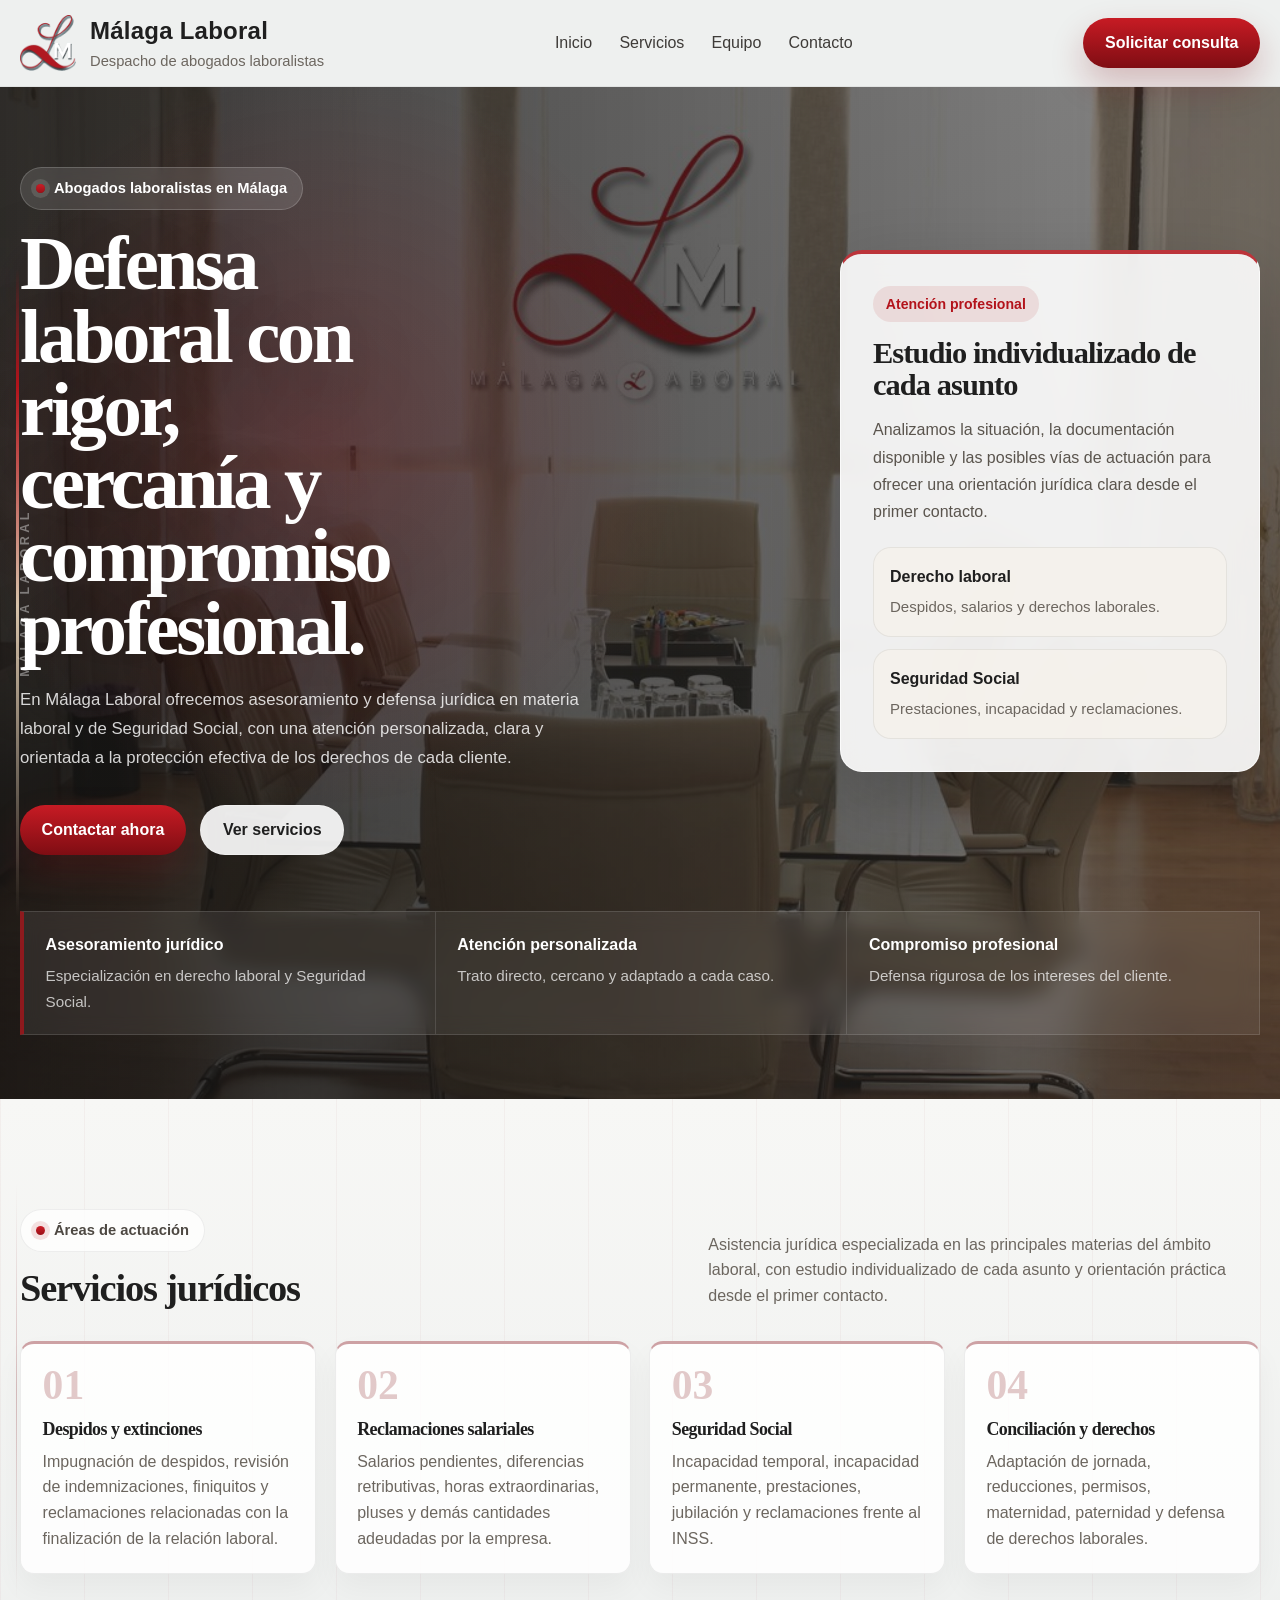
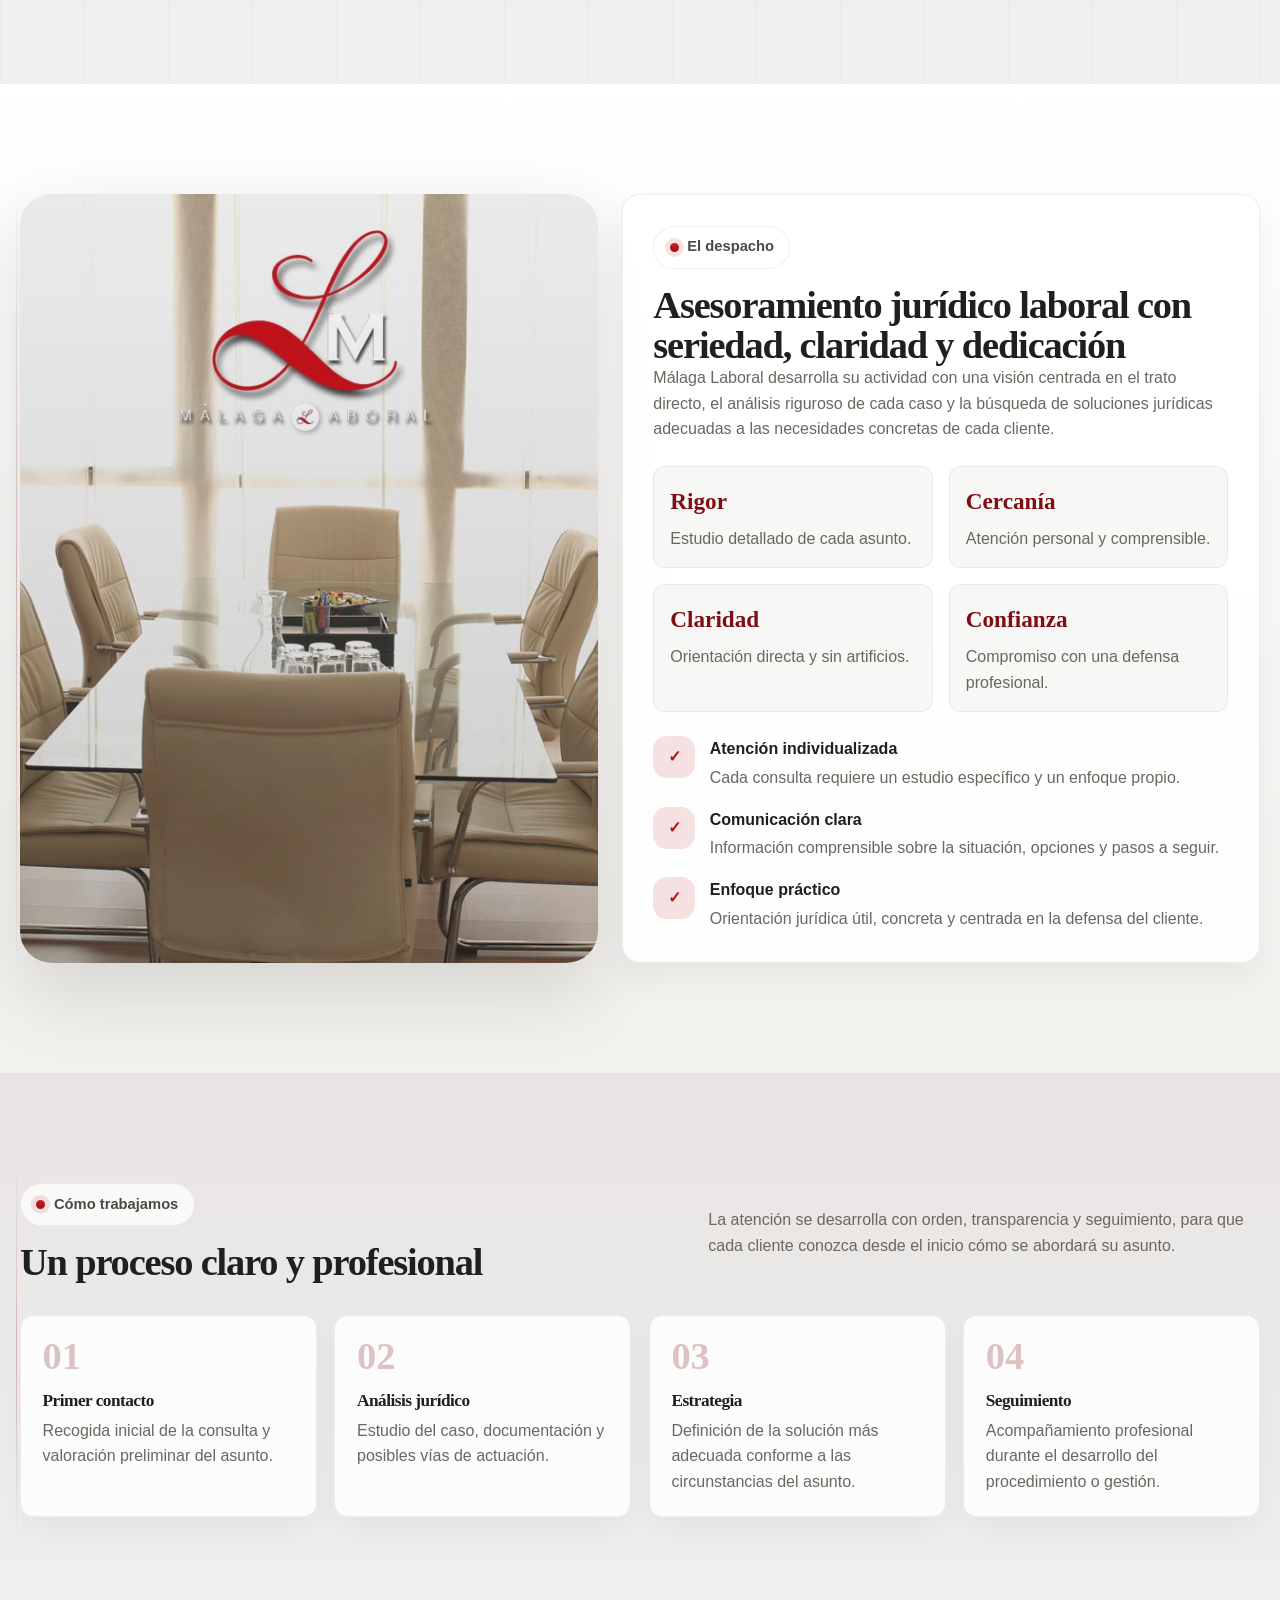
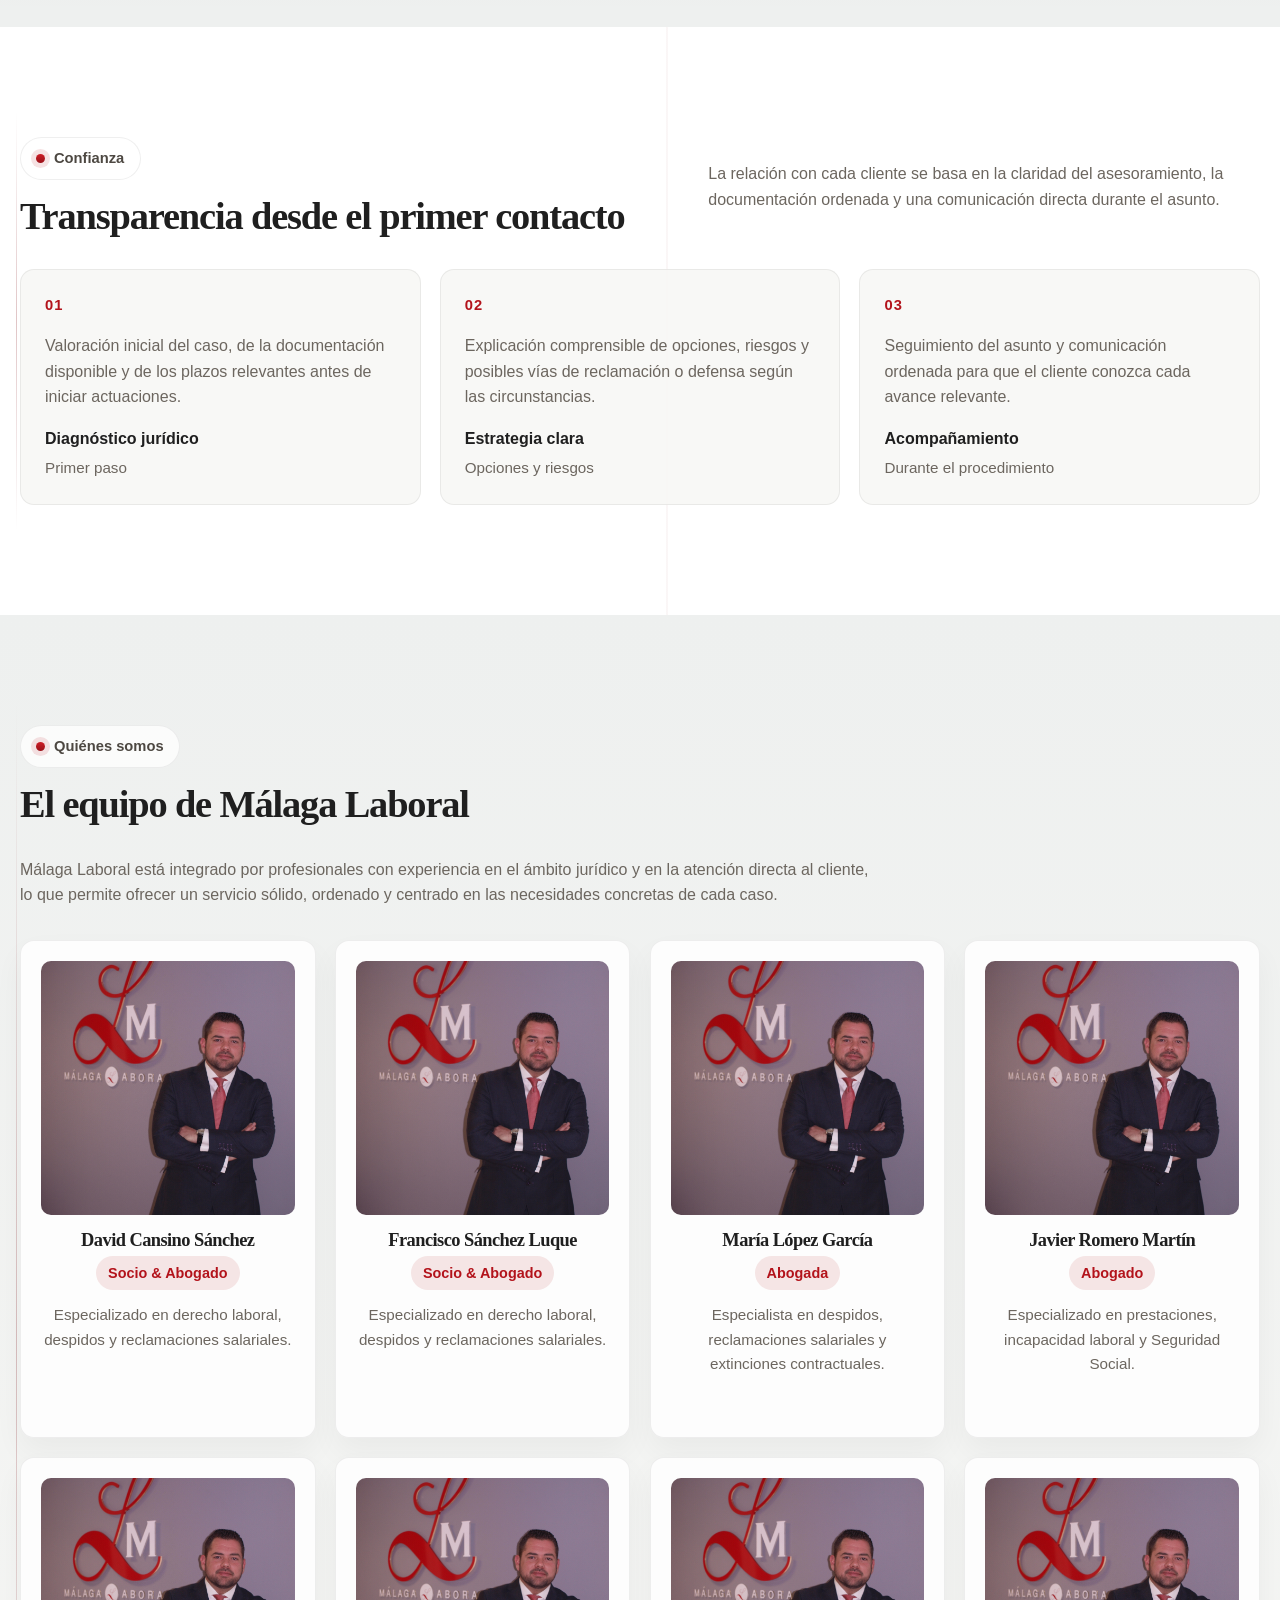
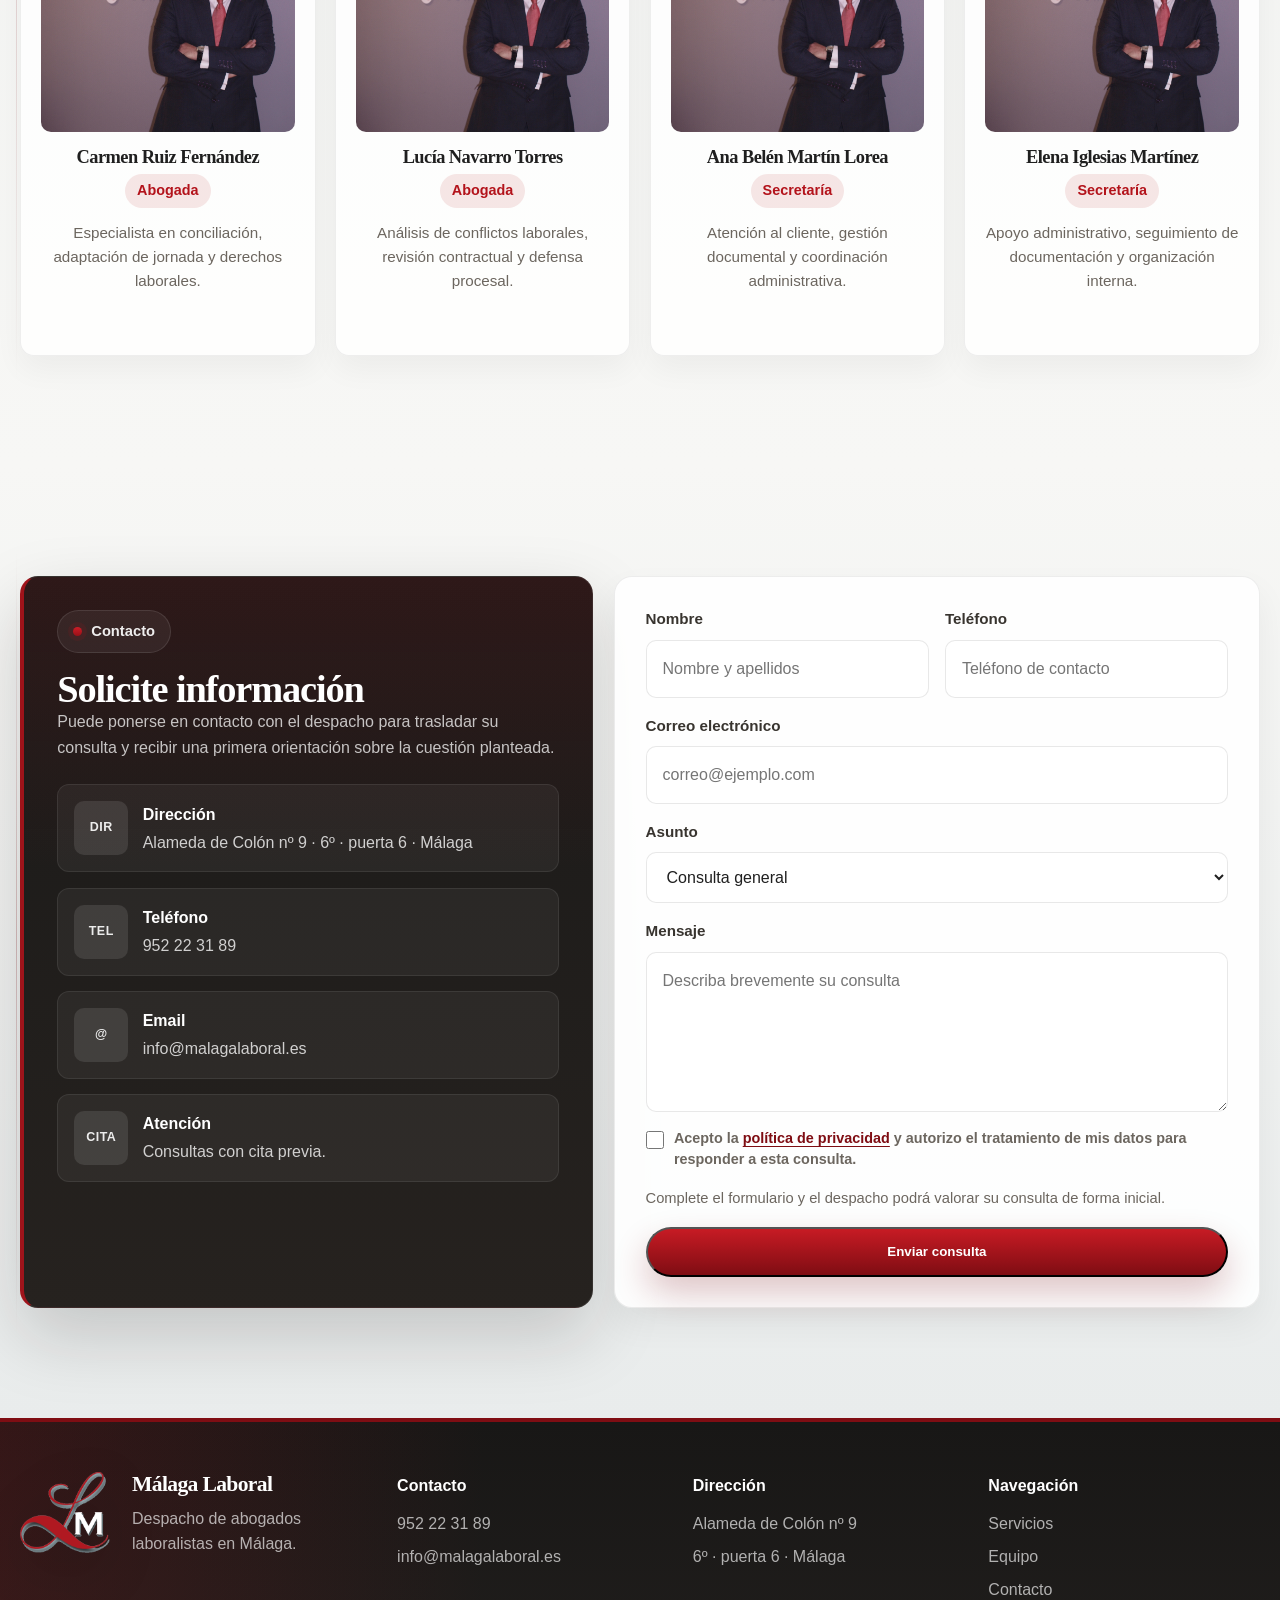
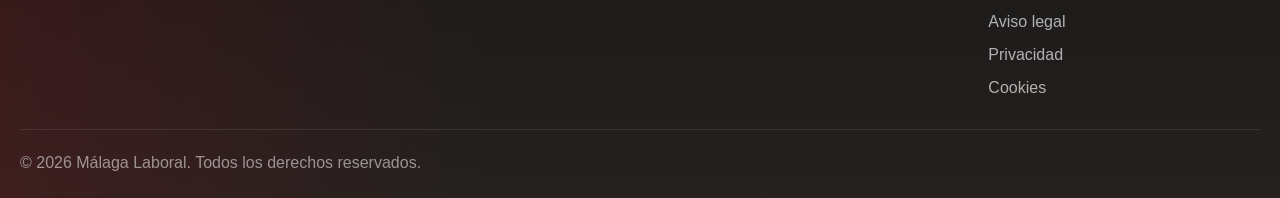
<file: index.html>
<!DOCTYPE html>
<html lang="es">
<head>
  <meta charset="UTF-8" />
  <meta name="viewport" content="width=device-width, initial-scale=1.0" />

  <title>Málaga Laboral | Abogados laboralistas en Málaga</title>
  <meta
    name="description"
    content="Despacho de abogados laboralistas en Málaga. Asesoramiento en despidos, reclamaciones salariales, Seguridad Social, conciliación y defensa de derechos laborales."
  />

  <meta name="robots" content="index, follow" />
  <link rel="canonical" href="https://malagalaboral.es/" />
  <meta property="og:type" content="website" />
  <meta property="og:title" content="Málaga Laboral | Abogados laboralistas en Málaga" />
  <meta property="og:description" content="Asesoramiento y defensa jurídica en despidos, salarios, Seguridad Social e incapacidad laboral en Málaga." />
  <meta property="og:url" content="https://malagalaboral.es/" />
  <meta property="og:image" content="https://malagalaboral.es/img/Logo.png" />
  <link rel="icon" href="img/LogoHeader.png" type="image/png" />

  <link rel="stylesheet" href="css/style.css" />
  <script type="application/ld+json">
    {
      "@context": "https://schema.org",
      "@type": "LegalService",
      "name": "Málaga Laboral",
      "url": "https://malagalaboral.es/",
      "image": "https://malagalaboral.es/img/Logo.png",
      "telephone": "+34952223189",
      "email": "info@malagalaboral.es",
      "priceRange": "$$",
      "address": {
        "@type": "PostalAddress",
        "streetAddress": "Alameda de Colón nº 9, 6º, puerta 6",
        "addressLocality": "Málaga",
        "addressRegion": "Málaga",
        "addressCountry": "ES"
      },
      "areaServed": {
        "@type": "AdministrativeArea",
        "name": "Málaga"
      },
      "knowsAbout": [
        "Despidos",
        "Reclamaciones salariales",
        "Seguridad Social",
        "Incapacidad permanente",
        "Conciliación laboral",
        "Derecho laboral"
      ]
    }
  </script>
</head>
<body>

  <!-- HEADER -->
  <header class="site-header">
    <div class="container header-container">
        <a href="#inicio" class="brand" aria-label="Ir al inicio">
        <img src="img/LogoHeader.png" alt="Logo de Málaga Laboral" class="brand-logo-img" width="56" height="56" decoding="async">
        <div class="brand-copy">
            <span class="brand-title">Málaga Laboral</span>
            <span class="brand-subtitle">Despacho de abogados laboralistas</span>
        </div>
        </a>

      <nav class="desktop-nav" aria-label="Navegación principal">
        <a href="#inicio">Inicio</a>
        <a href="servicios.html">Servicios</a>
        <a href="equipo.html">Equipo</a>
        <a href="#contacto">Contacto</a>
      </nav>

      <a href="#contacto" class="btn btn-primary desktop-cta">Solicitar consulta</a>

      <button
        id="menuToggle"
        class="menu-toggle"
        type="button"
        aria-label="Abrir menú"
        aria-expanded="false"
        aria-controls="mobileMenu"
      >
        <span></span>
        <span></span>
        <span></span>
      </button>
    </div>

    <div id="mobileMenu" class="mobile-menu container">
      <a href="#inicio">Inicio</a>
      <a href="servicios.html">Servicios</a>
      <a href="equipo.html">Equipo</a>
      <a href="#contacto">Contacto</a>
      <a href="#contacto" class="btn btn-primary">Solicitar consulta</a>
    </div>
  </header>

  <main>

    <!-- HERO -->
  <section class="hero-full" id="inicio">
    <div class="hero-bg"></div>

    <div class="container hero-full-content">

      <div class="hero-main reveal">
        <div class="hero-copy">
          <span class="section-label hero-label">Abogados laboralistas en Málaga</span>

          <h1>Defensa laboral con rigor, cercanía y compromiso profesional.</h1>

          <p class="hero-description">
            En Málaga Laboral ofrecemos asesoramiento y defensa jurídica en materia laboral
            y de Seguridad Social, con una atención personalizada, clara y orientada a la
            protección efectiva de los derechos de cada cliente.
          </p>

          <div class="hero-actions">
            <a href="#contacto" class="btn btn-primary">Contactar ahora</a>
            <a href="servicios.html" class="btn btn-light">Ver servicios</a>
          </div>
        </div>

        <aside class="hero-panel">
          <span class="hero-panel-kicker">Atención profesional</span>

          <h2>Estudio individualizado de cada asunto</h2>

          <p>
            Analizamos la situación, la documentación disponible y las posibles vías de actuación
            para ofrecer una orientación jurídica clara desde el primer contacto.
          </p>

          <div class="hero-panel-info">
            <div>
              <strong>Derecho laboral</strong>
              <span>Despidos, salarios y derechos laborales.</span>
            </div>

            <div>
              <strong>Seguridad Social</strong>
              <span>Prestaciones, incapacidad y reclamaciones.</span>
            </div>
          </div>
        </aside>
      </div>

      <div class="hero-trust reveal">
        <article>
          <strong>Asesoramiento jurídico</strong>
          <span>Especialización en derecho laboral y Seguridad Social.</span>
        </article>

        <article>
          <strong>Atención personalizada</strong>
          <span>Trato directo, cercano y adaptado a cada caso.</span>
        </article>

        <article>
          <strong>Compromiso profesional</strong>
          <span>Defensa rigurosa de los intereses del cliente.</span>
        </article>
      </div>

    </div>
  </section>

    <!-- SERVICIOS -->
    <section class="services section" id="servicios">
      <div class="container">
        <div class="section-header reveal">
          <div>
            <span class="section-label">Áreas de actuación</span>
            <h2>Servicios jurídicos</h2>
          </div>

          <p>
            Asistencia jurídica especializada en las principales materias del ámbito
            laboral, con estudio individualizado de cada asunto y orientación práctica
            desde el primer contacto.
          </p>
        </div>

        <div class="services-grid">
          <article class="service-card reveal">
            <div class="service-number">01</div>
            <h3>Despidos y extinciones</h3>
            <p>
              Impugnación de despidos, revisión de indemnizaciones, finiquitos y reclamaciones
              relacionadas con la finalización de la relación laboral.
            </p>
          </article>

          <article class="service-card reveal">
            <div class="service-number">02</div>
            <h3>Reclamaciones salariales</h3>
            <p>
              Salarios pendientes, diferencias retributivas, horas extraordinarias, pluses
              y demás cantidades adeudadas por la empresa.
            </p>
          </article>

          <article class="service-card reveal">
            <div class="service-number">03</div>
            <h3>Seguridad Social</h3>
            <p>
              Incapacidad temporal, incapacidad permanente, prestaciones, jubilación y
              reclamaciones frente al INSS.
            </p>
          </article>

          <article class="service-card reveal">
            <div class="service-number">04</div>
            <h3>Conciliación y derechos</h3>
            <p>
              Adaptación de jornada, reducciones, permisos, maternidad, paternidad y
              defensa de derechos laborales.
            </p>
          </article>
        </div>
      </div>
    </section>

    <!-- DESPACHO -->
    <section class="about section" id="despacho">
      <div class="container about-grid">
        <div class="about-image reveal"></div>

        <div class="about-content reveal">
          <span class="section-label">El despacho</span>
          <h2>Asesoramiento jurídico laboral con seriedad, claridad y dedicación</h2>

          <p>
            Málaga Laboral desarrolla su actividad con una visión centrada en el trato
            directo, el análisis riguroso de cada caso y la búsqueda de soluciones
            jurídicas adecuadas a las necesidades concretas de cada cliente.
          </p>

          <div class="about-stats">
            <div class="stat-card">
              <strong>Rigor</strong>
              <span>Estudio detallado de cada asunto.</span>
            </div>

            <div class="stat-card">
              <strong>Cercanía</strong>
              <span>Atención personal y comprensible.</span>
            </div>

            <div class="stat-card">
              <strong>Claridad</strong>
              <span>Orientación directa y sin artificios.</span>
            </div>

            <div class="stat-card">
              <strong>Confianza</strong>
              <span>Compromiso con una defensa profesional.</span>
            </div>
          </div>

          <div class="about-features">
            <div class="feature-item">
              <span class="feature-check">✓</span>
              <div>
                <strong>Atención individualizada</strong>
                <p>Cada consulta requiere un estudio específico y un enfoque propio.</p>
              </div>
            </div>

            <div class="feature-item">
              <span class="feature-check">✓</span>
              <div>
                <strong>Comunicación clara</strong>
                <p>Información comprensible sobre la situación, opciones y pasos a seguir.</p>
              </div>
            </div>

            <div class="feature-item">
              <span class="feature-check">✓</span>
              <div>
                <strong>Enfoque práctico</strong>
                <p>Orientación jurídica útil, concreta y centrada en la defensa del cliente.</p>
              </div>
            </div>
          </div>
        </div>
      </div>
    </section>

    <!-- PROCESO -->
    <section class="process section" id="proceso">
      <div class="container">
        <div class="section-header reveal centered">
          <div>
            <span class="section-label">Cómo trabajamos</span>
            <h2>Un proceso claro y profesional</h2>
          </div>

          <p>
            La atención se desarrolla con orden, transparencia y seguimiento, para que
            cada cliente conozca desde el inicio cómo se abordará su asunto.
          </p>
        </div>

        <div class="process-grid">
          <article class="process-card reveal">
            <span class="process-step">01</span>
            <h3>Primer contacto</h3>
            <p>Recogida inicial de la consulta y valoración preliminar del asunto.</p>
          </article>

          <article class="process-card reveal">
            <span class="process-step">02</span>
            <h3>Análisis jurídico</h3>
            <p>Estudio del caso, documentación y posibles vías de actuación.</p>
          </article>

          <article class="process-card reveal">
            <span class="process-step">03</span>
            <h3>Estrategia</h3>
            <p>Definición de la solución más adecuada conforme a las circunstancias del asunto.</p>
          </article>

          <article class="process-card reveal">
            <span class="process-step">04</span>
            <h3>Seguimiento</h3>
            <p>Acompañamiento profesional durante el desarrollo del procedimiento o gestión.</p>
          </article>
        </div>
      </div>
    </section>

    <!-- CONFIANZA -->
    <section class="testimonials section" id="confianza">
      <div class="container">
        <div class="section-header reveal centered">
          <div>
            <span class="section-label">Confianza</span>
            <h2>Transparencia desde el primer contacto</h2>
          </div>

          <p>
            La relación con cada cliente se basa en la claridad del asesoramiento,
            la documentación ordenada y una comunicación directa durante el asunto.
          </p>
        </div>

        <div class="testimonials-grid">
          <article class="testimonial-card reveal">
            <div class="testimonial-stars">01</div>
            <p>
              Valoración inicial del caso, de la documentación disponible y de los plazos
              relevantes antes de iniciar actuaciones.
            </p>
            <strong>Diagnóstico jurídico</strong>
            <span>Primer paso</span>
          </article>

          <article class="testimonial-card reveal">
            <div class="testimonial-stars">02</div>
            <p>
              Explicación comprensible de opciones, riesgos y posibles vías de reclamación
              o defensa según las circunstancias.
            </p>
            <strong>Estrategia clara</strong>
            <span>Opciones y riesgos</span>
          </article>

          <article class="testimonial-card reveal">
            <div class="testimonial-stars">03</div>
            <p>
              Seguimiento del asunto y comunicación ordenada para que el cliente conozca
              cada avance relevante.
            </p>
            <strong>Acompañamiento</strong>
            <span>Durante el procedimiento</span>
          </article>
        </div>
      </div>
    </section>

    <!-- EQUIPO -->
    <section class="team section" id="equipo">
      <div class="container">
        <div class="section-header reveal">
          <div>
            <span class="section-label">Quiénes somos</span>
            <h2>El equipo de Málaga Laboral</h2>
          </div>
        </div>

        <div class="team-intro reveal">
          <p>
            Málaga Laboral está integrado por profesionales con experiencia en el ámbito jurídico
            y en la atención directa al cliente, lo que permite ofrecer un servicio sólido,
            ordenado y centrado en las necesidades concretas de cada caso.
          </p>
        </div>

        <div class="team-grid">

          <a href="equipo.html" class="team-card reveal team-card-link">
            <div class="team-photo team-photo-1"></div>
            <h3>David Cansino Sánchez</h3>
            <span class="team-role">Socio & Abogado</span>
            <p>Especializado en derecho laboral, despidos y reclamaciones salariales.</p>
            <span class="team-card-arrow">→</span>
          </a>

          <a href="equipo.html" class="team-card reveal team-card-link">
            <div class="team-photo team-photo-1"></div>
            <h3>Francisco Sánchez Luque</h3>
            <span class="team-role">Socio & Abogado</span>
            <p>Especializado en derecho laboral, despidos y reclamaciones salariales.</p>
            <span class="team-card-arrow">→</span>
          </a>

          <a href="equipo.html" class="team-card reveal team-card-link">
            <div class="team-photo team-photo-2"></div>
            <h3>María López García</h3>
            <span class="team-role">Abogada</span>
            <p>Especialista en despidos, reclamaciones salariales y extinciones contractuales.</p>
            <span class="team-card-arrow">→</span>
          </a>

          <a href="equipo.html" class="team-card reveal team-card-link">
            <div class="team-photo team-photo-3"></div>
            <h3>Javier Romero Martín</h3>
            <span class="team-role">Abogado</span>
            <p>Especializado en prestaciones, incapacidad laboral y Seguridad Social.</p>
            <span class="team-card-arrow">→</span>
          </a>

          <a href="equipo.html" class="team-card reveal team-card-link">
            <div class="team-photo team-photo-4"></div>
            <h3>Carmen Ruiz Fernández</h3>
            <span class="team-role">Abogada</span>
            <p>Especialista en conciliación, adaptación de jornada y derechos laborales.</p>
            <span class="team-card-arrow">→</span>
          </a>

          <a href="equipo.html" class="team-card reveal team-card-link">
            <div class="team-photo team-photo-5"></div>
            <h3>Lucía Navarro Torres</h3>
            <span class="team-role">Abogada</span>
            <p>Análisis de conflictos laborales, revisión contractual y defensa procesal.</p>
            <span class="team-card-arrow">→</span>
          </a>

          <a href="equipo.html" class="team-card reveal team-card-link">
            <div class="team-photo team-photo-7"></div>
            <h3>Ana Belén Martín Lorea</h3>
            <span class="team-role">Secretaría</span>
            <p>Atención al cliente, gestión documental y coordinación administrativa.</p>
            <span class="team-card-arrow">→</span>
          </a>

          <a href="equipo.html" class="team-card reveal team-card-link">
            <div class="team-photo team-photo-8"></div>
            <h3>Elena Iglesias Martínez</h3>
            <span class="team-role">Secretaría</span>
            <p>Apoyo administrativo, seguimiento de documentación y organización interna.</p>
            <span class="team-card-arrow">→</span>
          </a>

        </div>
      </div>
    </section>

    <!-- CONTACTO -->
    <section class="contact section" id="contacto">
      <div class="container contact-grid">
        <div class="contact-info reveal">
          <span class="section-label section-label-light">Contacto</span>
          <h2>Solicite información</h2>

          <p>
            Puede ponerse en contacto con el despacho para trasladar su consulta
            y recibir una primera orientación sobre la cuestión planteada.
          </p>

          <div class="contact-list">
            <div class="contact-card">
              <div class="contact-icon" aria-hidden="true">DIR</div>
              <div>
                <strong>Dirección</strong>
                <a href="https://www.google.com/maps/search/?api=1&query=Alameda%20de%20Colon%209%20Malaga" target="_blank" rel="noopener">Alameda de Colón nº 9 · 6º · puerta 6 · Málaga</a>
              </div>
            </div>

            <div class="contact-card">
              <div class="contact-icon" aria-hidden="true">TEL</div>
              <div>
                <strong>Teléfono</strong>
                <a href="tel:+34952223189">952 22 31 89</a>
              </div>
            </div>

            <div class="contact-card">
              <div class="contact-icon" aria-hidden="true">@</div>
              <div>
                <strong>Email</strong>
                <a href="mailto:info@malagalaboral.es">info@malagalaboral.es</a>
              </div>
            </div>

            <div class="contact-card">
              <div class="contact-icon" aria-hidden="true">CITA</div>
              <div>
                <strong>Atención</strong>
                <span>Consultas con cita previa.</span>
              </div>
            </div>
          </div>
        </div>

        <div class="contact-form-wrapper reveal">
          <form id="contactForm" class="contact-form">
            <div class="form-row">
              <div class="field">
                <label for="nombre">Nombre</label>
                <input type="text" id="nombre" name="nombre" placeholder="Nombre y apellidos" required />
              </div>

              <div class="field">
                <label for="telefono">Teléfono</label>
                <input type="tel" id="telefono" name="telefono" placeholder="Teléfono de contacto" />
              </div>
            </div>

            <div class="field">
              <label for="email">Correo electrónico</label>
              <input type="email" id="email" name="email" placeholder="correo@ejemplo.com" required />
            </div>

            <div class="field">
              <label for="asunto">Asunto</label>
              <select id="asunto" name="asunto">
                <option>Consulta general</option>
                <option>Despido</option>
                <option>Reclamación salarial</option>
                <option>Seguridad Social</option>
                <option>Conciliación y derechos laborales</option>
                <option>Contratos y condiciones de trabajo</option>
              </select>
            </div>

            <div class="field">
              <label for="mensaje">Mensaje</label>
              <textarea id="mensaje" name="mensaje" placeholder="Describa brevemente su consulta"></textarea>
            </div>

            <label class="legal-check" for="privacidad">
              <input type="checkbox" id="privacidad" name="privacidad" required />
              <span>
                Acepto la <a href="privacidad.html">política de privacidad</a> y autorizo el tratamiento de mis datos para responder a esta consulta.
              </span>
            </label>

            <p class="form-note">
              Complete el formulario y el despacho podrá valorar su consulta de forma inicial.
            </p>

            <button type="submit" class="btn btn-primary">Enviar consulta</button>
          </form>
        </div>
      </div>
    </section>

  </main>

  <!-- FOOTER -->
  <footer class="site-footer">
    <div class="container footer-main">
      <div class="footer-brand">
        <h3>Málaga Laboral</h3>
        <p>Despacho de abogados laboralistas en Málaga.</p>
      </div>

      <div class="footer-block">
        <strong>Contacto</strong>
        <a href="tel:+34952223189">952 22 31 89</a>
        <a href="mailto:info@malagalaboral.es">info@malagalaboral.es</a>
      </div>

      <div class="footer-block">
        <strong>Dirección</strong>
        <span>Alameda de Colón nº 9</span>
        <span>6º · puerta 6 · Málaga</span>
      </div>

      <div class="footer-block">
        <strong>Navegación</strong>
        <a href="servicios.html">Servicios</a>
        <a href="equipo.html">Equipo</a>
        <a href="#contacto">Contacto</a>
        <a href="aviso-legal.html">Aviso legal</a>
        <a href="privacidad.html">Privacidad</a>
        <a href="cookies.html">Cookies</a>
      </div>
    </div>

    <div class="container footer-bottom">
      <span>© 2026 Málaga Laboral. Todos los derechos reservados.</span>
    </div>
  </footer>

  <script src="js/script.js"></script>
</body>
</html>
</file>
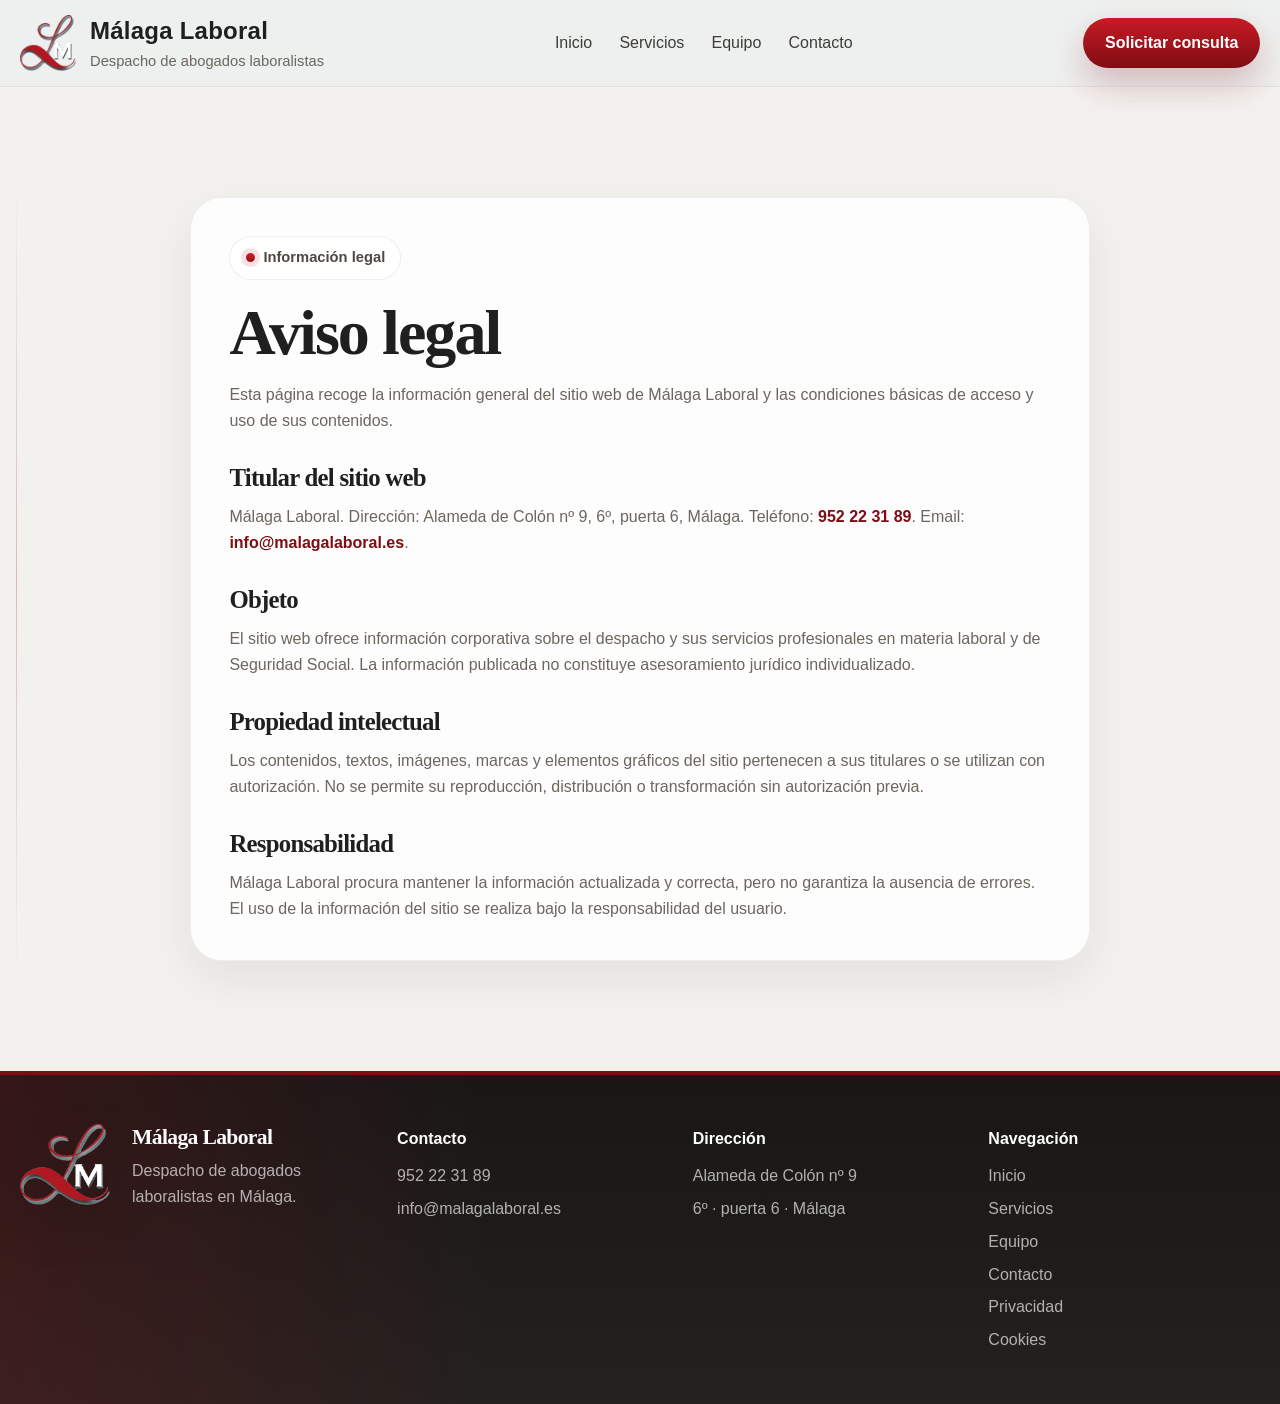
<file: aviso-legal.html>
<!DOCTYPE html>
<html lang="es">
<head>
  <meta charset="UTF-8" />
  <meta name="viewport" content="width=device-width, initial-scale=1.0" />
  <title>Aviso legal | Málaga Laboral</title>
  <meta name="description" content="Aviso legal de Málaga Laboral, despacho de abogados laboralistas en Málaga." />
  <meta name="robots" content="index, follow" />
  <link rel="canonical" href="https://malagalaboral.es/aviso-legal.html" />
  <link rel="icon" href="img/LogoHeader.png" type="image/png" />
  <link rel="stylesheet" href="css/style.css" />
</head>
<body>
  <header class="site-header">
    <div class="container header-container">
      <a href="index.html" class="brand" aria-label="Ir al inicio">
        <img src="img/LogoHeader.png" alt="Logo de Málaga Laboral" class="brand-logo-img" />
        <div class="brand-copy">
          <span class="brand-title">Málaga Laboral</span>
          <span class="brand-subtitle">Despacho de abogados laboralistas</span>
        </div>
      </a>

      <nav class="desktop-nav" aria-label="Navegación principal">
        <a href="index.html">Inicio</a>
        <a href="servicios.html">Servicios</a>
        <a href="equipo.html">Equipo</a>
        <a href="index.html#contacto">Contacto</a>
      </nav>

      <a href="index.html#contacto" class="btn btn-primary desktop-cta">Solicitar consulta</a>

      <button id="menuToggle" class="menu-toggle" type="button" aria-label="Abrir menú" aria-expanded="false" aria-controls="mobileMenu">
        <span></span>
        <span></span>
        <span></span>
      </button>
    </div>

    <div id="mobileMenu" class="mobile-menu container">
      <a href="index.html">Inicio</a>
      <a href="servicios.html">Servicios</a>
      <a href="equipo.html">Equipo</a>
      <a href="index.html#contacto">Contacto</a>
      <a href="index.html#contacto" class="btn btn-primary">Solicitar consulta</a>
    </div>
  </header>

  <main>
    <section class="legal-page section">
      <div class="container legal-content">
        <span class="section-label">Información legal</span>
        <h1>Aviso legal</h1>

        <p>
          Esta página recoge la información general del sitio web de Málaga Laboral
          y las condiciones básicas de acceso y uso de sus contenidos.
        </p>

        <h2>Titular del sitio web</h2>
        <p>
          Málaga Laboral. Dirección: Alameda de Colón nº 9, 6º, puerta 6, Málaga.
          Teléfono: <a href="tel:+34952223189">952 22 31 89</a>. Email:
          <a href="mailto:info@malagalaboral.es">info@malagalaboral.es</a>.
        </p>

        <h2>Objeto</h2>
        <p>
          El sitio web ofrece información corporativa sobre el despacho y sus servicios
          profesionales en materia laboral y de Seguridad Social. La información
          publicada no constituye asesoramiento jurídico individualizado.
        </p>

        <h2>Propiedad intelectual</h2>
        <p>
          Los contenidos, textos, imágenes, marcas y elementos gráficos del sitio
          pertenecen a sus titulares o se utilizan con autorización. No se permite su
          reproducción, distribución o transformación sin autorización previa.
        </p>

        <h2>Responsabilidad</h2>
        <p>
          Málaga Laboral procura mantener la información actualizada y correcta, pero no
          garantiza la ausencia de errores. El uso de la información del sitio se realiza
          bajo la responsabilidad del usuario.
        </p>
      </div>
    </section>
  </main>

  <footer class="site-footer">
    <div class="container footer-main">
      <div class="footer-brand">
        <h3>Málaga Laboral</h3>
        <p>Despacho de abogados laboralistas en Málaga.</p>
      </div>

      <div class="footer-block">
        <strong>Contacto</strong>
        <a href="tel:+34952223189">952 22 31 89</a>
        <a href="mailto:info@malagalaboral.es">info@malagalaboral.es</a>
      </div>

      <div class="footer-block">
        <strong>Dirección</strong>
        <span>Alameda de Colón nº 9</span>
        <span>6º · puerta 6 · Málaga</span>
      </div>

      <div class="footer-block">
        <strong>Navegación</strong>
        <a href="index.html">Inicio</a>
        <a href="servicios.html">Servicios</a>
        <a href="equipo.html">Equipo</a>
        <a href="index.html#contacto">Contacto</a>
        <a href="privacidad.html">Privacidad</a>
        <a href="cookies.html">Cookies</a>
      </div>
    </div>
  </footer>

  <script src="js/script.js"></script>
</body>
</html>
</file>
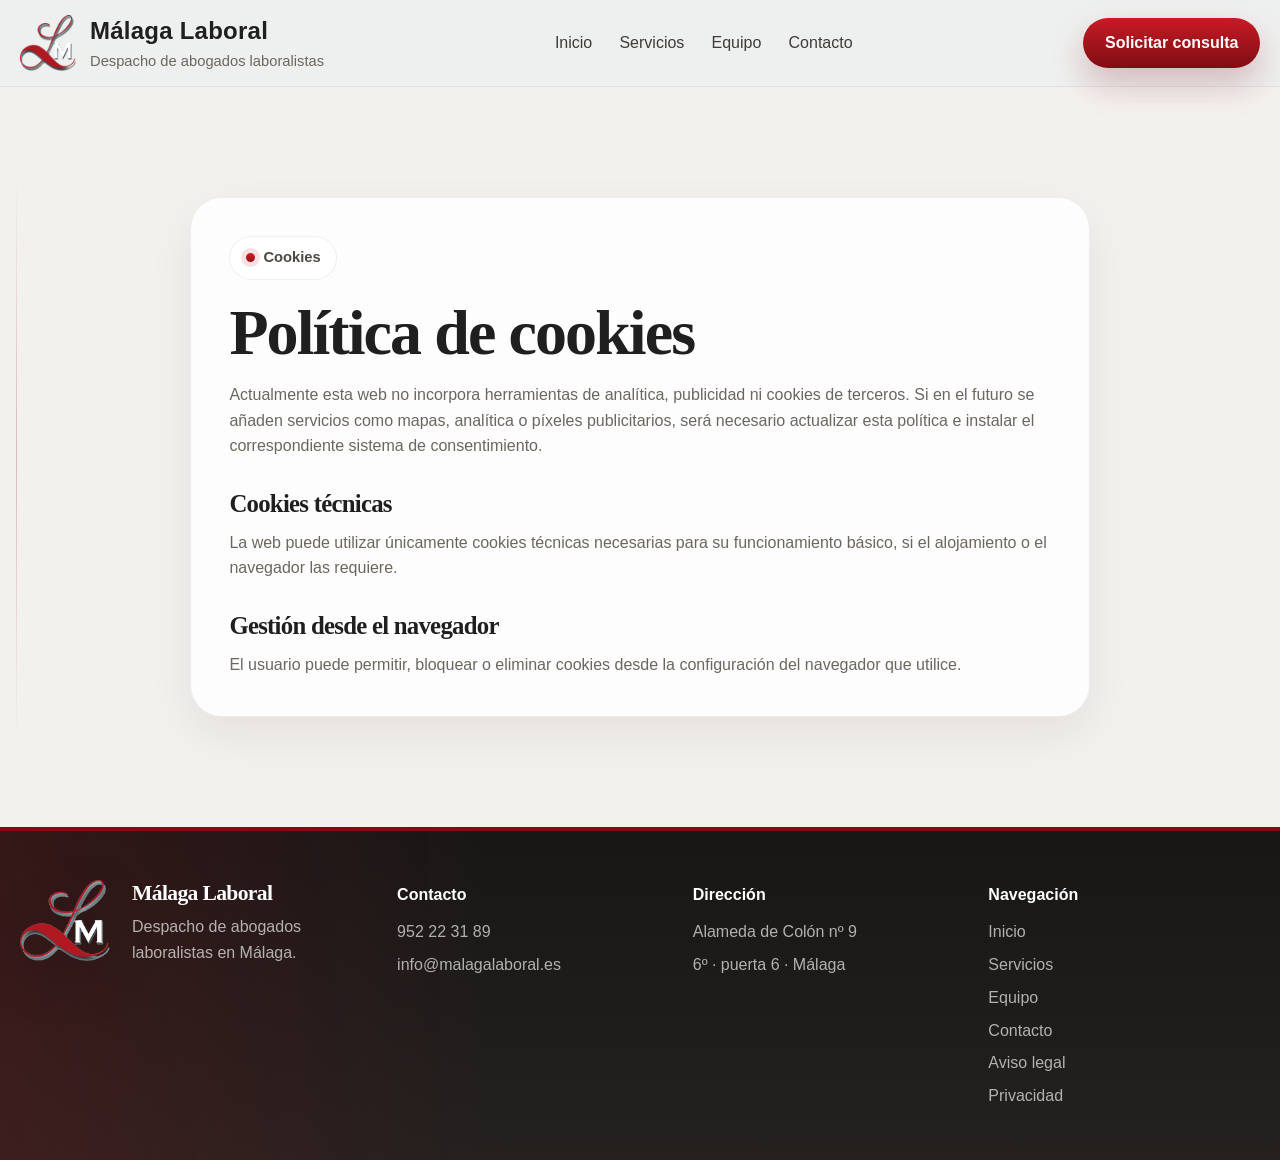
<file: cookies.html>
<!DOCTYPE html>
<html lang="es">
<head>
  <meta charset="UTF-8" />
  <meta name="viewport" content="width=device-width, initial-scale=1.0" />
  <title>Política de cookies | Málaga Laboral</title>
  <meta name="description" content="Información sobre el uso de cookies en la web de Málaga Laboral." />
  <meta name="robots" content="index, follow" />
  <link rel="canonical" href="https://malagalaboral.es/cookies.html" />
  <link rel="icon" href="img/LogoHeader.png" type="image/png" />
  <link rel="stylesheet" href="css/style.css" />
</head>
<body>
  <header class="site-header">
    <div class="container header-container">
      <a href="index.html" class="brand" aria-label="Ir al inicio">
        <img src="img/LogoHeader.png" alt="Logo de Málaga Laboral" class="brand-logo-img" />
        <div class="brand-copy">
          <span class="brand-title">Málaga Laboral</span>
          <span class="brand-subtitle">Despacho de abogados laboralistas</span>
        </div>
      </a>

      <nav class="desktop-nav" aria-label="Navegación principal">
        <a href="index.html">Inicio</a>
        <a href="servicios.html">Servicios</a>
        <a href="equipo.html">Equipo</a>
        <a href="index.html#contacto">Contacto</a>
      </nav>

      <a href="index.html#contacto" class="btn btn-primary desktop-cta">Solicitar consulta</a>

      <button id="menuToggle" class="menu-toggle" type="button" aria-label="Abrir menú" aria-expanded="false" aria-controls="mobileMenu">
        <span></span>
        <span></span>
        <span></span>
      </button>
    </div>

    <div id="mobileMenu" class="mobile-menu container">
      <a href="index.html">Inicio</a>
      <a href="servicios.html">Servicios</a>
      <a href="equipo.html">Equipo</a>
      <a href="index.html#contacto">Contacto</a>
      <a href="index.html#contacto" class="btn btn-primary">Solicitar consulta</a>
    </div>
  </header>

  <main>
    <section class="legal-page section">
      <div class="container legal-content">
        <span class="section-label">Cookies</span>
        <h1>Política de cookies</h1>

        <p>
          Actualmente esta web no incorpora herramientas de analítica, publicidad ni
          cookies de terceros. Si en el futuro se añaden servicios como mapas, analítica
          o píxeles publicitarios, será necesario actualizar esta política e instalar el
          correspondiente sistema de consentimiento.
        </p>

        <h2>Cookies técnicas</h2>
        <p>
          La web puede utilizar únicamente cookies técnicas necesarias para su
          funcionamiento básico, si el alojamiento o el navegador las requiere.
        </p>

        <h2>Gestión desde el navegador</h2>
        <p>
          El usuario puede permitir, bloquear o eliminar cookies desde la configuración
          del navegador que utilice.
        </p>
      </div>
    </section>
  </main>

  <footer class="site-footer">
    <div class="container footer-main">
      <div class="footer-brand">
        <h3>Málaga Laboral</h3>
        <p>Despacho de abogados laboralistas en Málaga.</p>
      </div>

      <div class="footer-block">
        <strong>Contacto</strong>
        <a href="tel:+34952223189">952 22 31 89</a>
        <a href="mailto:info@malagalaboral.es">info@malagalaboral.es</a>
      </div>

      <div class="footer-block">
        <strong>Dirección</strong>
        <span>Alameda de Colón nº 9</span>
        <span>6º · puerta 6 · Málaga</span>
      </div>

      <div class="footer-block">
        <strong>Navegación</strong>
        <a href="index.html">Inicio</a>
        <a href="servicios.html">Servicios</a>
        <a href="equipo.html">Equipo</a>
        <a href="index.html#contacto">Contacto</a>
        <a href="aviso-legal.html">Aviso legal</a>
        <a href="privacidad.html">Privacidad</a>
      </div>
    </div>
  </footer>

  <script src="js/script.js"></script>
</body>
</html>
</file>
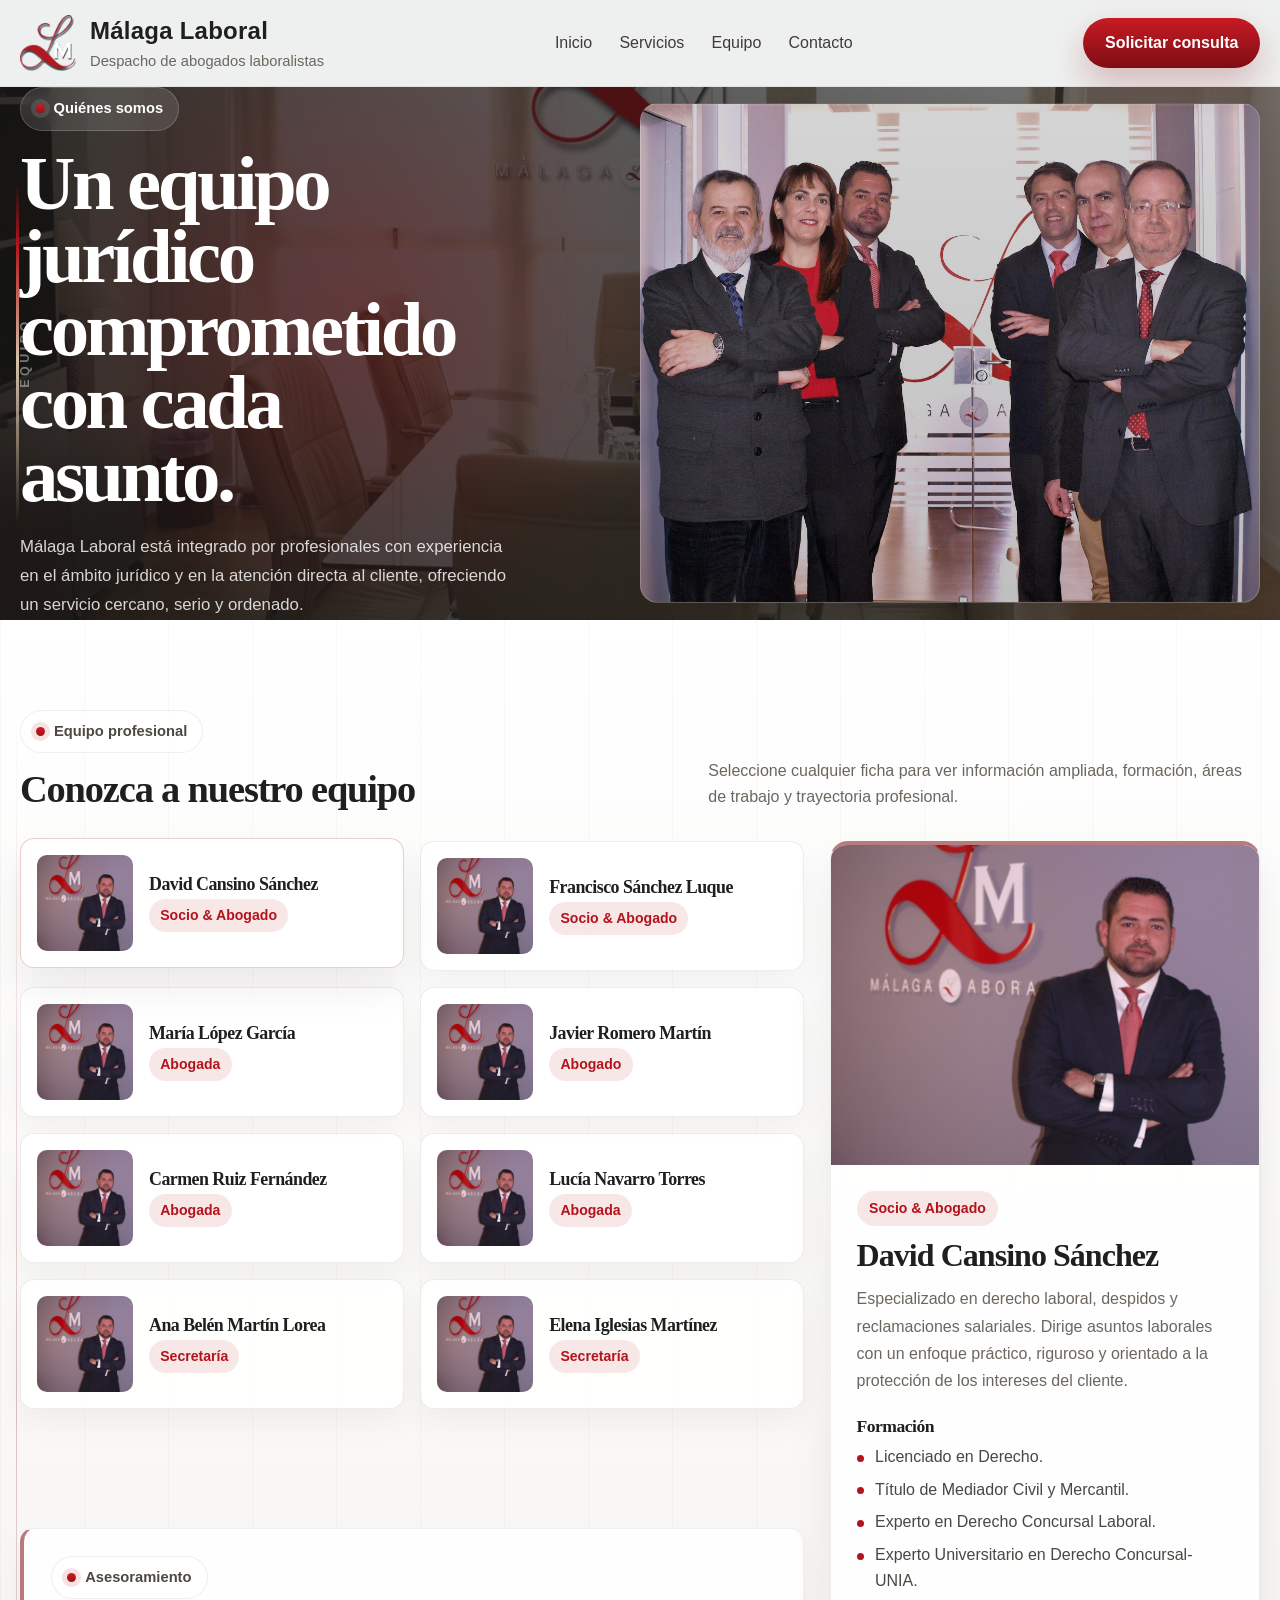
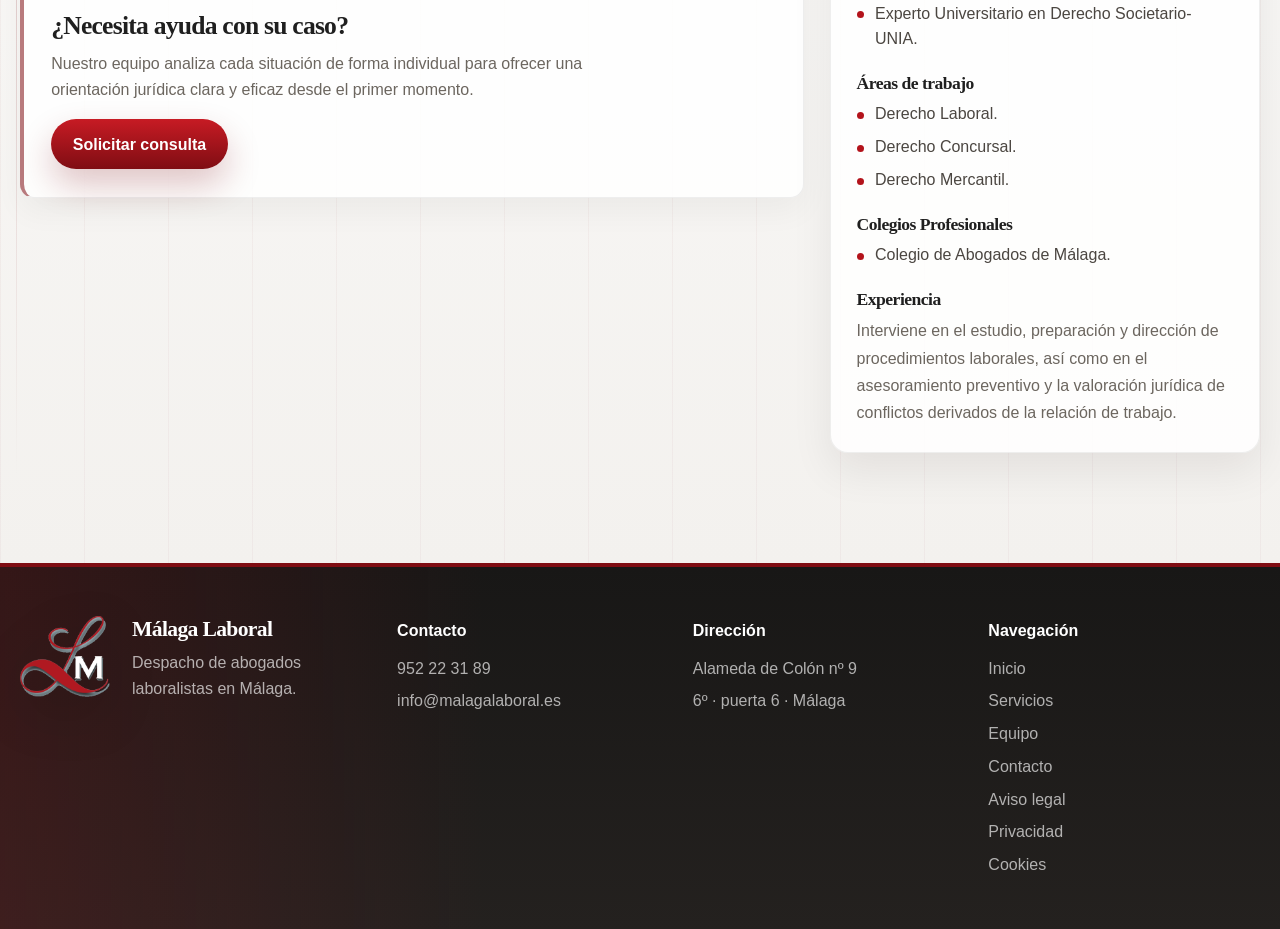
<file: equipo.html>
<!DOCTYPE html>
<html lang="es">
<head>
  <meta charset="UTF-8" />
  <meta name="viewport" content="width=device-width, initial-scale=1.0" />

  <title>Equipo | Málaga Laboral</title>
  <meta
    name="description"
    content="Equipo profesional de Málaga Laboral. Abogados laboralistas y personal de atención jurídica en Málaga."
  />

  <meta name="robots" content="index, follow" />
  <link rel="canonical" href="https://malagalaboral.es/equipo.html" />
  <meta property="og:type" content="website" />
  <meta property="og:title" content="Equipo jurídico | Málaga Laboral" />
  <meta property="og:description" content="Equipo profesional de Málaga Laboral, despacho de abogados laboralistas en Málaga." />
  <meta property="og:url" content="https://malagalaboral.es/equipo.html" />
  <meta property="og:image" content="https://malagalaboral.es/img/Logo.png" />
  <link rel="icon" href="img/LogoHeader.png" type="image/png" />

  <link rel="stylesheet" href="css/style.css" />
  <link rel="stylesheet" href="css/equipo.css" />
</head>
<body>

  <!-- HEADER -->
  <header class="site-header">
    <div class="container header-container">
      <a href="index.html" class="brand" aria-label="Ir al inicio">
        <img src="img/LogoHeader.png" alt="Logo de Málaga Laboral" class="brand-logo-img" width="56" height="56" decoding="async">
        <div class="brand-copy">
          <span class="brand-title">Málaga Laboral</span>
          <span class="brand-subtitle">Despacho de abogados laboralistas</span>
        </div>
      </a>

      <nav class="desktop-nav" aria-label="Navegación principal">
        <a href="index.html">Inicio</a>
        <a href="servicios.html">Servicios</a>
        <a href="equipo.html">Equipo</a>
        <a href="index.html#contacto">Contacto</a>
      </nav>

      <a href="index.html#contacto" class="btn btn-primary desktop-cta">Solicitar consulta</a>

      <button
        id="menuToggle"
        class="menu-toggle"
        type="button"
        aria-label="Abrir menú"
        aria-expanded="false"
        aria-controls="mobileMenu"
      >
        <span></span>
        <span></span>
        <span></span>
      </button>
    </div>

    <div id="mobileMenu" class="mobile-menu container">
      <a href="index.html">Inicio</a>
      <a href="servicios.html">Servicios</a>
      <a href="equipo.html">Equipo</a>
      <a href="index.html#contacto">Contacto</a>
      <a href="index.html#contacto" class="btn btn-primary">Solicitar consulta</a>
    </div>
  </header>

  <main>

    <!-- HERO -->
    <section class="team-page-hero">
      <div class="team-page-hero-bg"></div>

        <div class="container team-page-hero-content team-hero-grid">
            <div class="team-page-copy reveal">
            <span class="section-label team-page-label">Quiénes somos</span>

            <h1>Un equipo jurídico comprometido con cada asunto.</h1>

            <p>
                Málaga Laboral está integrado por profesionales con experiencia en el ámbito jurídico
                y en la atención directa al cliente, ofreciendo un servicio cercano, serio y ordenado.
            </p>
            </div>
                    <!-- FOTO EQUIPO -->
            <div class="team-hero-visual reveal">
                <div class="team-hero-image"></div>
            </div>

        </div>
      </div>
    </section>

    <!-- EQUIPO -->
    <section class="team-directory section">
      <div class="container">

        <div class="section-header reveal">
          <div>
            <span class="section-label">Equipo profesional</span>
            <h2>Conozca a nuestro equipo</h2>
          </div>

          <p>
            Seleccione cualquier ficha para ver información ampliada, formación, áreas de trabajo
            y trayectoria profesional.
          </p>
        </div>

        <!-- NUEVO LAYOUT CORRECTO -->
        <div class="team-layout">

          <!-- IZQUIERDA -->
          <div class="team-left">

            <!-- CARDS -->
            <div class="team-cards reveal">

              <button class="team-member-card active" type="button" data-profile="david">
                <div class="team-member-photo team-photo-1"></div>
                <div class="team-member-info">
                  <h3>David Cansino Sánchez</h3>
                  <span>Socio & Abogado</span>
                </div>
              </button>

              <button class="team-member-card" type="button" data-profile="francisco">
                <div class="team-member-photo team-photo-1"></div>
                <div class="team-member-info">
                  <h3>Francisco Sánchez Luque</h3>
                  <span>Socio & Abogado</span>
                </div>
              </button>

              <button class="team-member-card" type="button" data-profile="maria">
                <div class="team-member-photo team-photo-2"></div>
                <div class="team-member-info">
                  <h3>María López García</h3>
                  <span>Abogada</span>
                </div>
              </button>

              <button class="team-member-card" type="button" data-profile="javier">
                <div class="team-member-photo team-photo-3"></div>
                <div class="team-member-info">
                  <h3>Javier Romero Martín</h3>
                  <span>Abogado</span>
                </div>
              </button>

              <button class="team-member-card" type="button" data-profile="carmen">
                <div class="team-member-photo team-photo-4"></div>
                <div class="team-member-info">
                  <h3>Carmen Ruiz Fernández</h3>
                  <span>Abogada</span>
                </div>
              </button>

              <button class="team-member-card" type="button" data-profile="lucia">
                <div class="team-member-photo team-photo-5"></div>
                <div class="team-member-info">
                  <h3>Lucía Navarro Torres</h3>
                  <span>Abogada</span>
                </div>
              </button>

              <button class="team-member-card" type="button" data-profile="ana">
                <div class="team-member-photo team-photo-7"></div>
                <div class="team-member-info">
                  <h3>Ana Belén Martín Lorea</h3>
                  <span>Secretaría</span>
                </div>
              </button>

              <button class="team-member-card" type="button" data-profile="elena">
                <div class="team-member-photo team-photo-8"></div>
                <div class="team-member-info">
                  <h3>Elena Iglesias Martínez</h3>
                  <span>Secretaría</span>
                </div>
              </button>

            </div>
            <!-- CTA BIEN POSICIONADO -->
            <div class="team-cta-box reveal">
              <span class="section-label">Asesoramiento</span>

              <h3>¿Necesita ayuda con su caso?</h3>

              <p>
                Nuestro equipo analiza cada situación de forma individual para ofrecer
                una orientación jurídica clara y eficaz desde el primer momento.
              </p>

              <a href="index.html#contacto" class="btn btn-primary">
                Solicitar consulta
              </a>
            </div>

          </div>

          <!-- DERECHA -->
          <aside class="team-detail reveal" aria-live="polite">
            <div class="team-detail-photo" id="detailPhoto"></div>

            <div class="team-detail-content">
              <span class="team-detail-role" id="detailRole">Socio & Abogado</span>
              <h2 id="detailName">David Cansino Sánchez</h2>

              <p id="detailBio">
                Especializado en derecho laboral, despidos y reclamaciones salariales.
              </p>

              <div class="team-detail-block">
                <h3>Formación</h3>
                <ul id="detailStudies"></ul>
              </div>

              <div class="team-detail-block">
                <h3>Áreas de trabajo</h3>
                <ul id="detailAreas"></ul>
              </div>

              <div class="team-detail-block">
                <h3>Colegios Profesionales</h3>
                <ul id="detailColegios"></ul>
              </div>

              <div class="team-detail-block">
                <h3>Experiencia</h3>
                <p id="detailExperience"></p>
              </div>
            </div>
          </aside>

        </div>

      </div>
    </section>

  </main>

  <!-- FOOTER -->
  <footer class="site-footer">
    <div class="container footer-main">
      <div class="footer-brand">
        <h3>Málaga Laboral</h3>
        <p>Despacho de abogados laboralistas en Málaga.</p>
      </div>

      <div class="footer-block">
        <strong>Contacto</strong>
        <a href="tel:+34952223189">952 22 31 89</a>
        <a href="mailto:info@malagalaboral.es">info@malagalaboral.es</a>
      </div>

      <div class="footer-block">
        <strong>Dirección</strong>
        <span>Alameda de Colón nº 9</span>
        <span>6º · puerta 6 · Málaga</span>
      </div>

      <div class="footer-block">
        <strong>Navegación</strong>
        <a href="index.html">Inicio</a>
        <a href="servicios.html">Servicios</a>
        <a href="equipo.html">Equipo</a>
        <a href="index.html#contacto">Contacto</a>
        <a href="aviso-legal.html">Aviso legal</a>
        <a href="privacidad.html">Privacidad</a>
        <a href="cookies.html">Cookies</a>
      </div>
    </div>
  </footer>

  <script src="js/script.js"></script>
  <script src="js/equipo.js"></script>

</body>
</html>
</file>
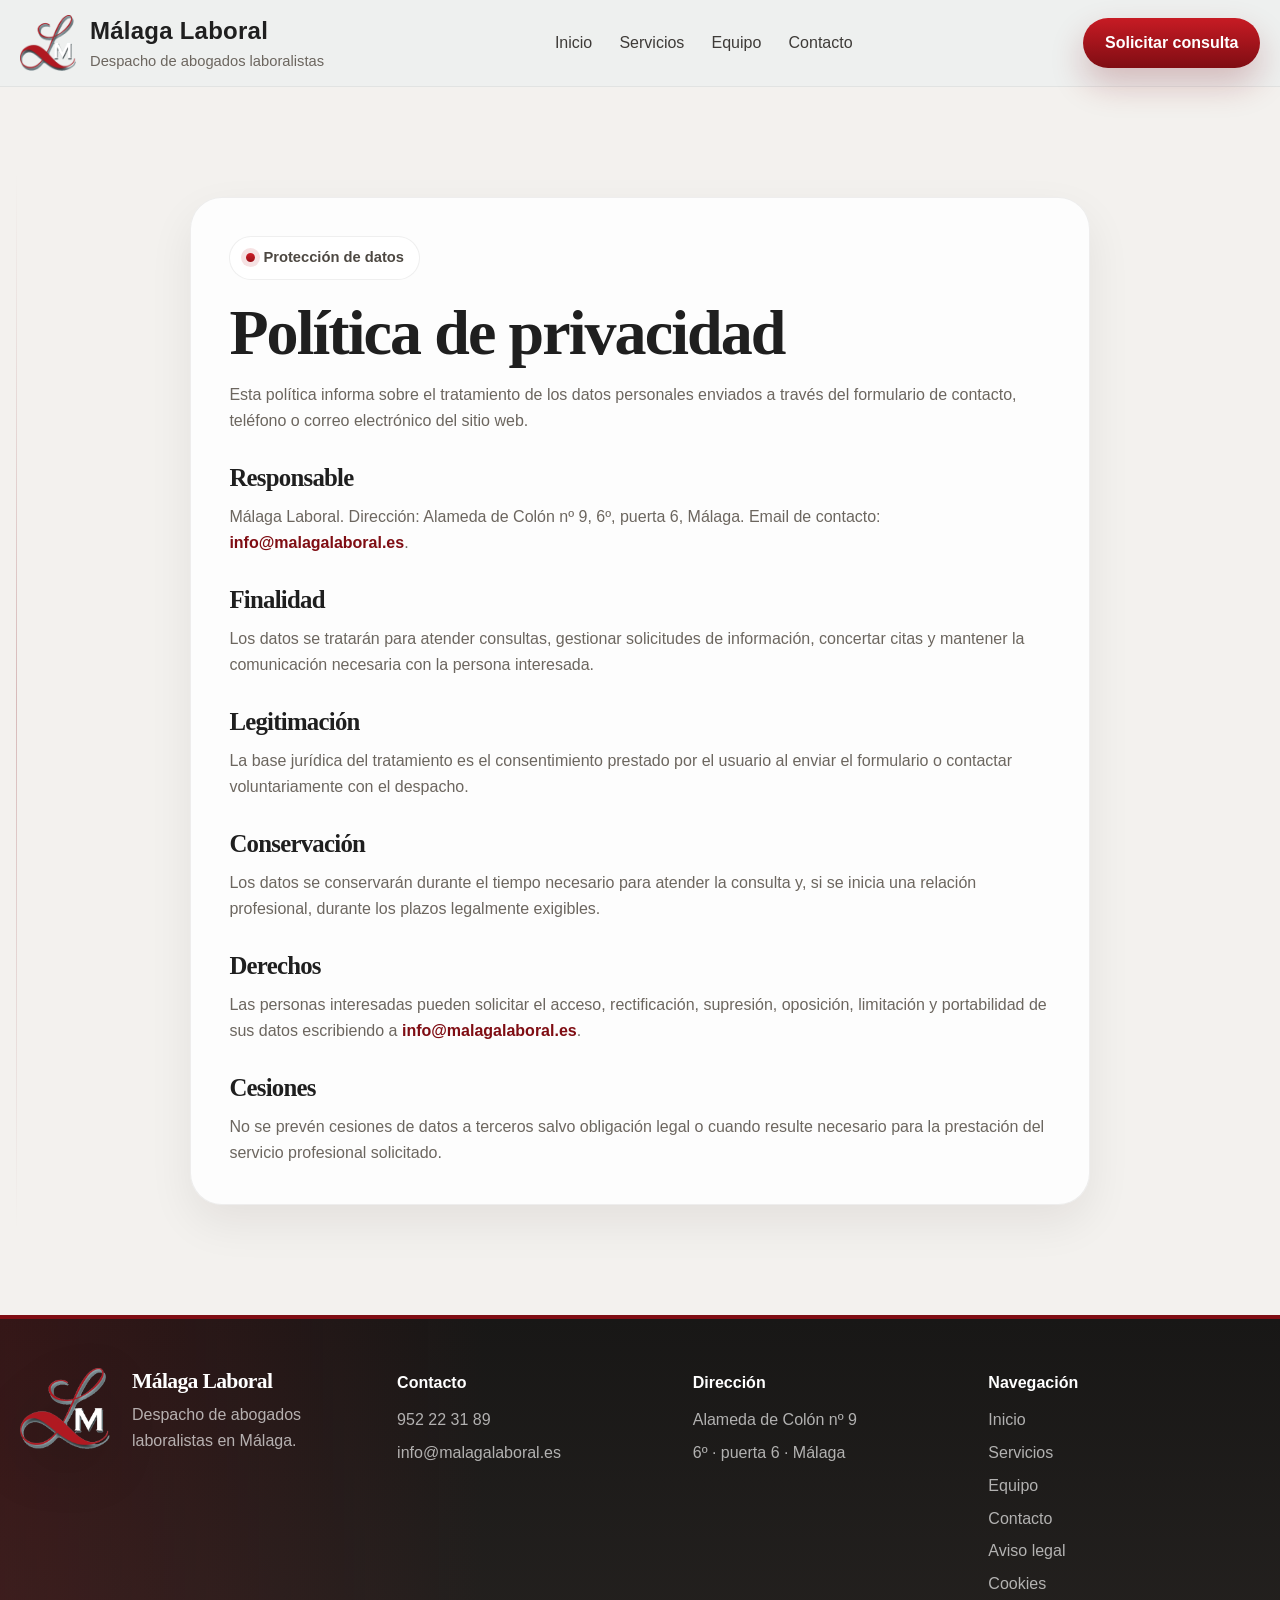
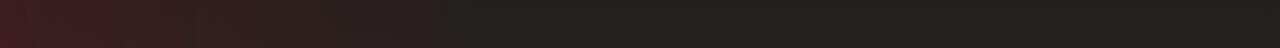
<file: privacidad.html>
<!DOCTYPE html>
<html lang="es">
<head>
  <meta charset="UTF-8" />
  <meta name="viewport" content="width=device-width, initial-scale=1.0" />
  <title>Política de privacidad | Málaga Laboral</title>
  <meta name="description" content="Política de privacidad de Málaga Laboral para consultas realizadas a través de la web." />
  <meta name="robots" content="index, follow" />
  <link rel="canonical" href="https://malagalaboral.es/privacidad.html" />
  <link rel="icon" href="img/LogoHeader.png" type="image/png" />
  <link rel="stylesheet" href="css/style.css" />
</head>
<body>
  <header class="site-header">
    <div class="container header-container">
      <a href="index.html" class="brand" aria-label="Ir al inicio">
        <img src="img/LogoHeader.png" alt="Logo de Málaga Laboral" class="brand-logo-img" />
        <div class="brand-copy">
          <span class="brand-title">Málaga Laboral</span>
          <span class="brand-subtitle">Despacho de abogados laboralistas</span>
        </div>
      </a>

      <nav class="desktop-nav" aria-label="Navegación principal">
        <a href="index.html">Inicio</a>
        <a href="servicios.html">Servicios</a>
        <a href="equipo.html">Equipo</a>
        <a href="index.html#contacto">Contacto</a>
      </nav>

      <a href="index.html#contacto" class="btn btn-primary desktop-cta">Solicitar consulta</a>

      <button id="menuToggle" class="menu-toggle" type="button" aria-label="Abrir menú" aria-expanded="false" aria-controls="mobileMenu">
        <span></span>
        <span></span>
        <span></span>
      </button>
    </div>

    <div id="mobileMenu" class="mobile-menu container">
      <a href="index.html">Inicio</a>
      <a href="servicios.html">Servicios</a>
      <a href="equipo.html">Equipo</a>
      <a href="index.html#contacto">Contacto</a>
      <a href="index.html#contacto" class="btn btn-primary">Solicitar consulta</a>
    </div>
  </header>

  <main>
    <section class="legal-page section">
      <div class="container legal-content">
        <span class="section-label">Protección de datos</span>
        <h1>Política de privacidad</h1>

        <p>
          Esta política informa sobre el tratamiento de los datos personales enviados a
          través del formulario de contacto, teléfono o correo electrónico del sitio web.
        </p>

        <h2>Responsable</h2>
        <p>
          Málaga Laboral. Dirección: Alameda de Colón nº 9, 6º, puerta 6, Málaga.
          Email de contacto: <a href="mailto:info@malagalaboral.es">info@malagalaboral.es</a>.
        </p>

        <h2>Finalidad</h2>
        <p>
          Los datos se tratarán para atender consultas, gestionar solicitudes de
          información, concertar citas y mantener la comunicación necesaria con la persona
          interesada.
        </p>

        <h2>Legitimación</h2>
        <p>
          La base jurídica del tratamiento es el consentimiento prestado por el usuario al
          enviar el formulario o contactar voluntariamente con el despacho.
        </p>

        <h2>Conservación</h2>
        <p>
          Los datos se conservarán durante el tiempo necesario para atender la consulta y,
          si se inicia una relación profesional, durante los plazos legalmente exigibles.
        </p>

        <h2>Derechos</h2>
        <p>
          Las personas interesadas pueden solicitar el acceso, rectificación, supresión,
          oposición, limitación y portabilidad de sus datos escribiendo a
          <a href="mailto:info@malagalaboral.es">info@malagalaboral.es</a>.
        </p>

        <h2>Cesiones</h2>
        <p>
          No se prevén cesiones de datos a terceros salvo obligación legal o cuando resulte
          necesario para la prestación del servicio profesional solicitado.
        </p>
      </div>
    </section>
  </main>

  <footer class="site-footer">
    <div class="container footer-main">
      <div class="footer-brand">
        <h3>Málaga Laboral</h3>
        <p>Despacho de abogados laboralistas en Málaga.</p>
      </div>

      <div class="footer-block">
        <strong>Contacto</strong>
        <a href="tel:+34952223189">952 22 31 89</a>
        <a href="mailto:info@malagalaboral.es">info@malagalaboral.es</a>
      </div>

      <div class="footer-block">
        <strong>Dirección</strong>
        <span>Alameda de Colón nº 9</span>
        <span>6º · puerta 6 · Málaga</span>
      </div>

      <div class="footer-block">
        <strong>Navegación</strong>
        <a href="index.html">Inicio</a>
        <a href="servicios.html">Servicios</a>
        <a href="equipo.html">Equipo</a>
        <a href="index.html#contacto">Contacto</a>
        <a href="aviso-legal.html">Aviso legal</a>
        <a href="cookies.html">Cookies</a>
      </div>
    </div>
  </footer>

  <script src="js/script.js"></script>
</body>
</html>
</file>
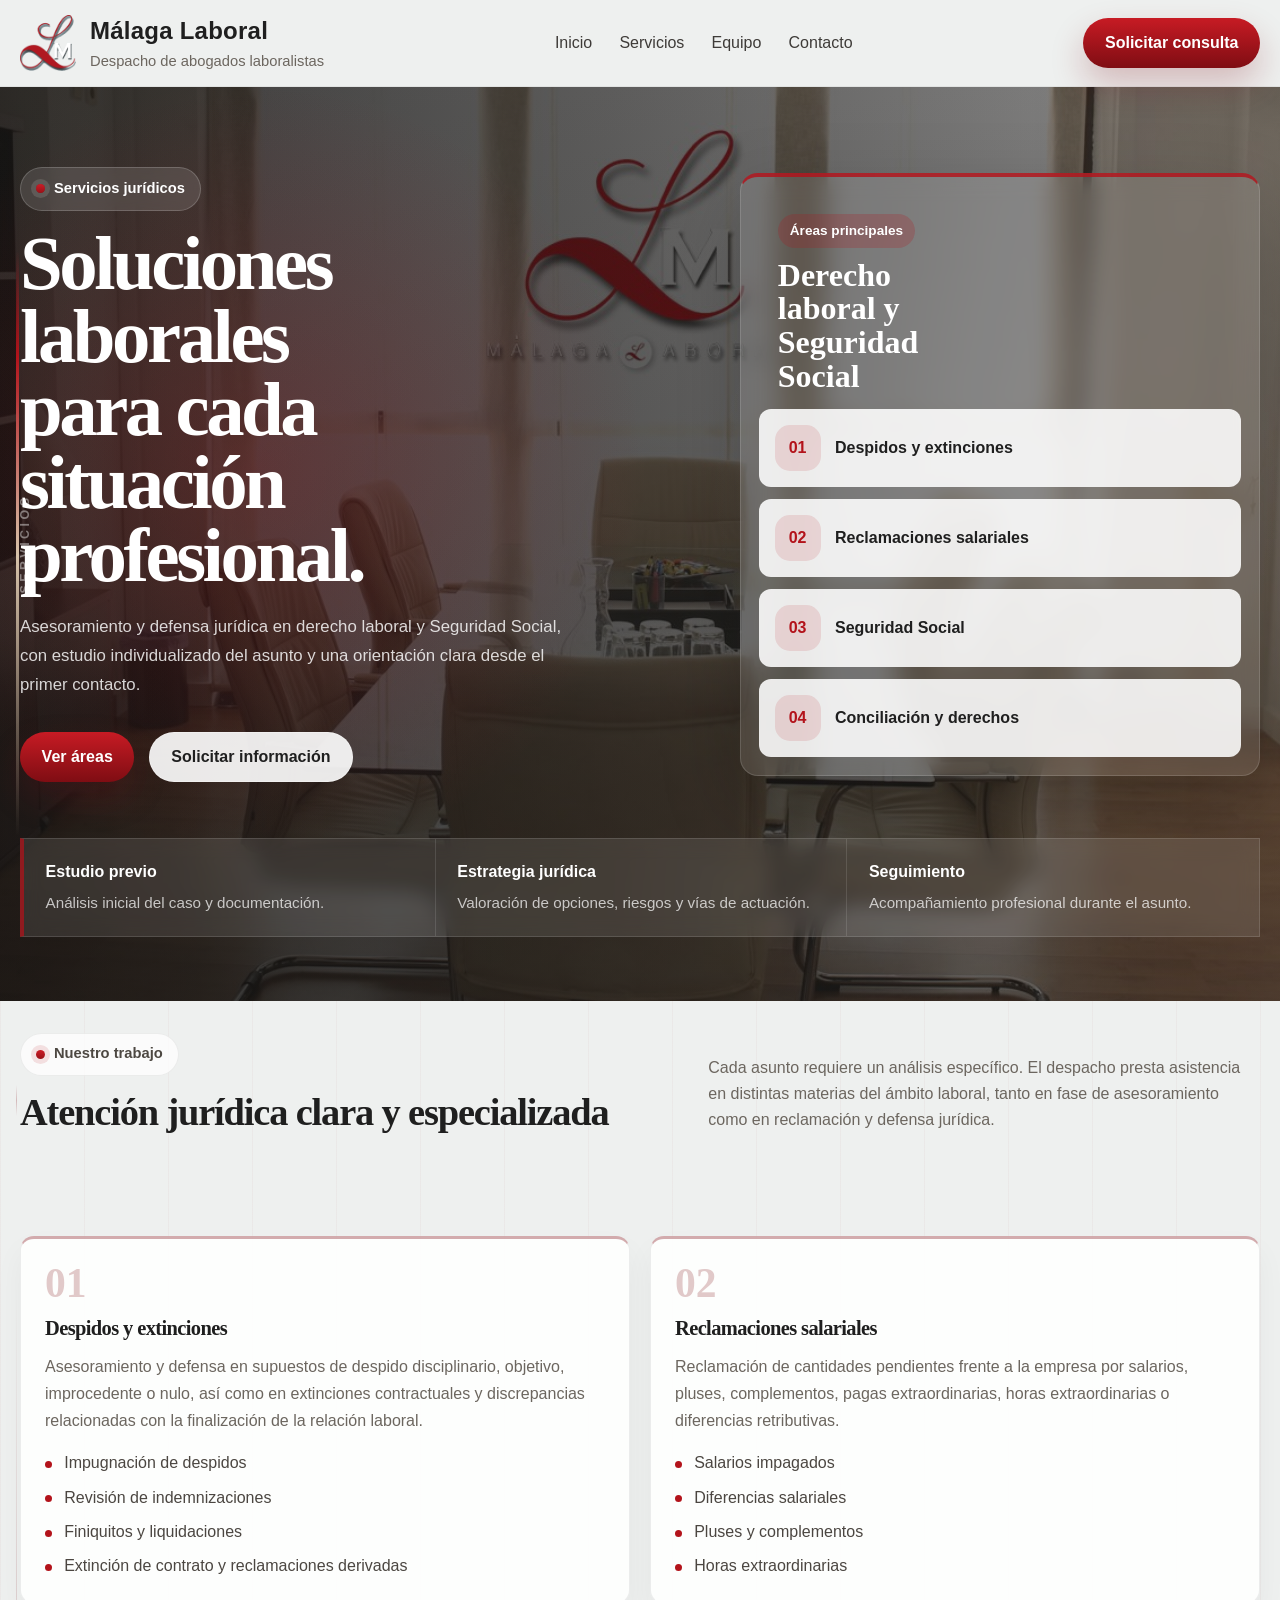
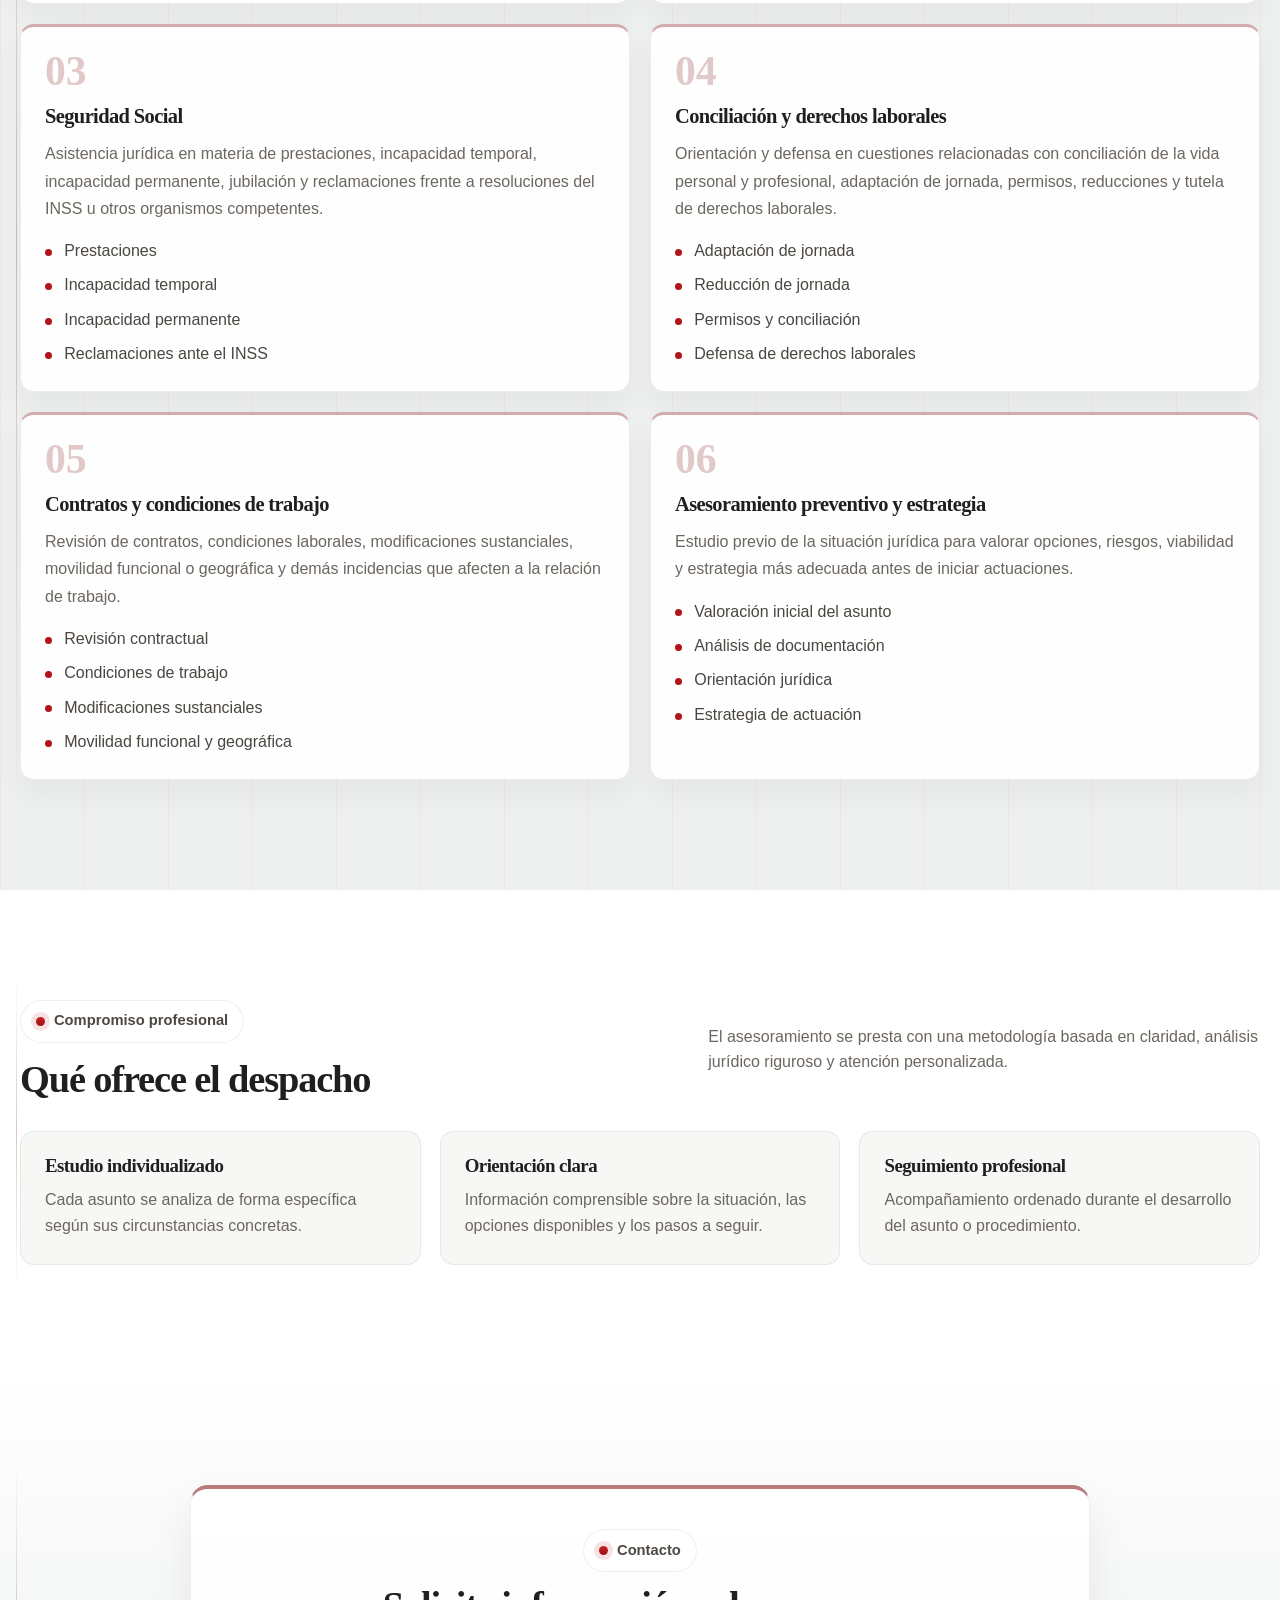
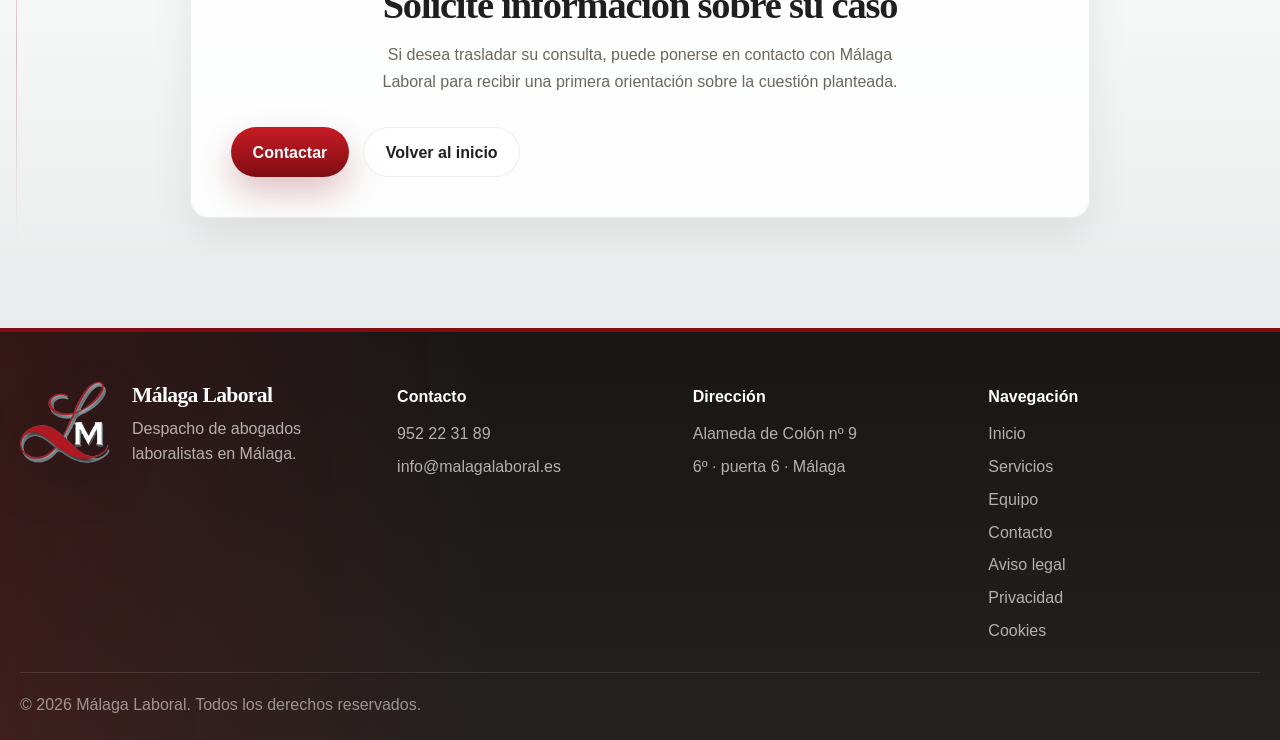
<file: servicios.html>
<!DOCTYPE html>
<html lang="es">
<head>
  <meta charset="UTF-8" />
  <meta name="viewport" content="width=device-width, initial-scale=1.0" />

  <title>Servicios | Málaga Laboral</title>
  <meta
    name="description"
    content="Servicios jurídicos de Málaga Laboral: despidos, reclamaciones salariales, Seguridad Social, conciliación y defensa de derechos laborales."
  />

  <meta name="robots" content="index, follow" />
  <link rel="canonical" href="https://malagalaboral.es/servicios.html" />
  <meta property="og:type" content="website" />
  <meta property="og:title" content="Servicios laborales | Málaga Laboral" />
  <meta property="og:description" content="Servicios jurídicos en despidos, salarios, Seguridad Social, incapacidad y conciliación laboral en Málaga." />
  <meta property="og:url" content="https://malagalaboral.es/servicios.html" />
  <meta property="og:image" content="https://malagalaboral.es/img/Logo.png" />
  <link rel="icon" href="img/LogoHeader.png" type="image/png" />

  <link rel="stylesheet" href="css/style.css" />
  <link rel="stylesheet" href="css/servicios.css" />
  <script type="application/ld+json">
    {
      "@context": "https://schema.org",
      "@type": "ItemList",
      "name": "Servicios de derecho laboral en Málaga",
      "itemListElement": [
        { "@type": "Service", "name": "Despidos y extinciones" },
        { "@type": "Service", "name": "Reclamaciones salariales" },
        { "@type": "Service", "name": "Seguridad Social e incapacidad laboral" },
        { "@type": "Service", "name": "Conciliación y derechos laborales" },
        { "@type": "Service", "name": "Contratos y condiciones de trabajo" }
      ]
    }
  </script>
</head>
<body>

  <!-- HEADER -->
  <header class="site-header">
    <div class="container header-container">
      <a href="index.html" class="brand" aria-label="Ir al inicio">
        <img src="img/LogoHeader.png" alt="Logo de Málaga Laboral" class="brand-logo-img" width="56" height="56" decoding="async">
        <div class="brand-copy">
          <span class="brand-title">Málaga Laboral</span>
          <span class="brand-subtitle">Despacho de abogados laboralistas</span>
        </div>
      </a>

      <nav class="desktop-nav" aria-label="Navegación principal">
        <a href="index.html">Inicio</a>
        <a href="servicios.html">Servicios</a>
        <a href="equipo.html">Equipo</a>
        <a href="index.html#contacto">Contacto</a>
      </nav>

      <a href="index.html#contacto" class="btn btn-primary desktop-cta">Solicitar consulta</a>

      <button
        id="menuToggle"
        class="menu-toggle"
        type="button"
        aria-label="Abrir menú"
        aria-expanded="false"
        aria-controls="mobileMenu"
      >
        <span></span>
        <span></span>
        <span></span>
      </button>
    </div>

    <div id="mobileMenu" class="mobile-menu container">
      <a href="index.html">Inicio</a>
      <a href="servicios.html">Servicios</a>
      <a href="equipo.html">Equipo</a>
      <a href="index.html#contacto">Contacto</a>
      <a href="index.html#contacto" class="btn btn-primary">Solicitar consulta</a>
    </div>
  </header>

  <main>

    <!-- HERO SERVICIOS -->
  <section class="services-hero-alt" id="inicio-servicios">
    <div class="services-hero-alt-bg"></div>

    <div class="container services-hero-alt-content">
      <div class="services-hero-alt-grid">

        <div class="services-hero-alt-copy reveal">
          <span class="section-label services-hero-label">Servicios jurídicos</span>

          <h1>Soluciones laborales para cada situación profesional.</h1>

          <p>
            Asesoramiento y defensa jurídica en derecho laboral y Seguridad Social,
            con estudio individualizado del asunto y una orientación clara desde el primer contacto.
          </p>

          <div class="hero-actions">
            <a href="#areas-servicio" class="btn btn-primary">Ver áreas</a>
            <a href="index.html#contacto" class="btn btn-light">Solicitar información</a>
          </div>
        </div>

        <div class="services-hero-alt-panel reveal">
          <div class="services-panel-heading">
            <span>Áreas principales</span>
            <strong>Derecho laboral y Seguridad Social</strong>
          </div>

          <div class="services-panel-list">
            <a href="#despidos">
              <span>01</span>
              <strong>Despidos y extinciones</strong>
            </a>

            <a href="#salarios">
              <span>02</span>
              <strong>Reclamaciones salariales</strong>
            </a>

            <a href="#seguridad-social">
              <span>03</span>
              <strong>Seguridad Social</strong>
            </a>

            <a href="#conciliacion">
              <span>04</span>
              <strong>Conciliación y derechos</strong>
            </a>
          </div>
        </div>

      </div>

      <div class="services-hero-alt-footer reveal">
        <article>
          <strong>Estudio previo</strong>
          <span>Análisis inicial del caso y documentación.</span>
        </article>

        <article>
          <strong>Estrategia jurídica</strong>
          <span>Valoración de opciones, riesgos y vías de actuación.</span>
        </article>

        <article>
          <strong>Seguimiento</strong>
          <span>Acompañamiento profesional durante el asunto.</span>
        </article>
      </div>
    </div>
  </section>

    <!-- INTRO -->
    <section class="services-intro section">
      <div class="container">
        <div class="section-header reveal">
          <div>
            <span class="section-label">Nuestro trabajo</span>
            <h2>Atención jurídica clara y especializada</h2>
          </div>

          <p>
            Cada asunto requiere un análisis específico. El despacho presta asistencia
            en distintas materias del ámbito laboral, tanto en fase de asesoramiento
            como en reclamación y defensa jurídica.
          </p>
        </div>
      </div>
    </section>

    <!-- ÁREAS DE SERVICIO -->
    <section class="services-detail section" id="areas-servicio">
      <div class="container">
        <div class="services-detail-grid">

          <article class="service-detail-card reveal">
            <div class="service-detail-number">01</div>
            <h3>Despidos y extinciones</h3>
            <p>
              Asesoramiento y defensa en supuestos de despido disciplinario, objetivo,
              improcedente o nulo, así como en extinciones contractuales y discrepancias
              relacionadas con la finalización de la relación laboral.
            </p>
            <ul class="service-list">
              <li>Impugnación de despidos</li>
              <li>Revisión de indemnizaciones</li>
              <li>Finiquitos y liquidaciones</li>
              <li>Extinción de contrato y reclamaciones derivadas</li>
            </ul>
          </article>

          <article class="service-detail-card reveal">
            <div class="service-detail-number">02</div>
            <h3>Reclamaciones salariales</h3>
            <p>
              Reclamación de cantidades pendientes frente a la empresa por salarios,
              pluses, complementos, pagas extraordinarias, horas extraordinarias o
              diferencias retributivas.
            </p>
            <ul class="service-list">
              <li>Salarios impagados</li>
              <li>Diferencias salariales</li>
              <li>Pluses y complementos</li>
              <li>Horas extraordinarias</li>
            </ul>
          </article>

          <article class="service-detail-card reveal">
            <div class="service-detail-number">03</div>
            <h3>Seguridad Social</h3>
            <p>
              Asistencia jurídica en materia de prestaciones, incapacidad temporal,
              incapacidad permanente, jubilación y reclamaciones frente a resoluciones
              del INSS u otros organismos competentes.
            </p>
            <ul class="service-list">
              <li>Prestaciones</li>
              <li>Incapacidad temporal</li>
              <li>Incapacidad permanente</li>
              <li>Reclamaciones ante el INSS</li>
            </ul>
          </article>

          <article class="service-detail-card reveal">
            <div class="service-detail-number">04</div>
            <h3>Conciliación y derechos laborales</h3>
            <p>
              Orientación y defensa en cuestiones relacionadas con conciliación de la vida
              personal y profesional, adaptación de jornada, permisos, reducciones y tutela
              de derechos laborales.
            </p>
            <ul class="service-list">
              <li>Adaptación de jornada</li>
              <li>Reducción de jornada</li>
              <li>Permisos y conciliación</li>
              <li>Defensa de derechos laborales</li>
            </ul>
          </article>

          <article class="service-detail-card reveal">
            <div class="service-detail-number">05</div>
            <h3>Contratos y condiciones de trabajo</h3>
            <p>
              Revisión de contratos, condiciones laborales, modificaciones sustanciales,
              movilidad funcional o geográfica y demás incidencias que afecten a la relación
              de trabajo.
            </p>
            <ul class="service-list">
              <li>Revisión contractual</li>
              <li>Condiciones de trabajo</li>
              <li>Modificaciones sustanciales</li>
              <li>Movilidad funcional y geográfica</li>
            </ul>
          </article>

          <article class="service-detail-card reveal">
            <div class="service-detail-number">06</div>
            <h3>Asesoramiento preventivo y estrategia</h3>
            <p>
              Estudio previo de la situación jurídica para valorar opciones, riesgos,
              viabilidad y estrategia más adecuada antes de iniciar actuaciones.
            </p>
            <ul class="service-list">
              <li>Valoración inicial del asunto</li>
              <li>Análisis de documentación</li>
              <li>Orientación jurídica</li>
              <li>Estrategia de actuación</li>
            </ul>
          </article>

        </div>
      </div>
    </section>

    <!-- BLOQUE DE GARANTÍAS -->
    <section class="service-benefits section">
      <div class="container">
        <div class="section-header reveal centered">
          <div>
            <span class="section-label">Compromiso profesional</span>
            <h2>Qué ofrece el despacho</h2>
          </div>

          <p>
            El asesoramiento se presta con una metodología basada en claridad, análisis
            jurídico riguroso y atención personalizada.
          </p>
        </div>

        <div class="benefits-grid">
          <article class="benefit-card reveal">
            <h3>Estudio individualizado</h3>
            <p>Cada asunto se analiza de forma específica según sus circunstancias concretas.</p>
          </article>

          <article class="benefit-card reveal">
            <h3>Orientación clara</h3>
            <p>Información comprensible sobre la situación, las opciones disponibles y los pasos a seguir.</p>
          </article>

          <article class="benefit-card reveal">
            <h3>Seguimiento profesional</h3>
            <p>Acompañamiento ordenado durante el desarrollo del asunto o procedimiento.</p>
          </article>
        </div>
      </div>
    </section>

    <!-- CTA FINAL -->
    <section class="services-cta section">
      <div class="container">
        <div class="services-cta-box reveal">
          <span class="section-label">Contacto</span>
          <h2>Solicite información sobre su caso</h2>
          <p>
            Si desea trasladar su consulta, puede ponerse en contacto con Málaga Laboral
            para recibir una primera orientación sobre la cuestión planteada.
          </p>

          <div class="hero-actions">
            <a href="index.html#contacto" class="btn btn-primary">Contactar</a>
            <a href="index.html" class="btn btn-secondary">Volver al inicio</a>
          </div>
        </div>
      </div>
    </section>

  </main>

  <!-- FOOTER -->
  <footer class="site-footer">
    <div class="container footer-main">
      <div class="footer-brand">
        <h3>Málaga Laboral</h3>
        <p>Despacho de abogados laboralistas en Málaga.</p>
      </div>

      <div class="footer-block">
        <strong>Contacto</strong>
        <a href="tel:+34952223189">952 22 31 89</a>
        <a href="mailto:info@malagalaboral.es">info@malagalaboral.es</a>
      </div>

      <div class="footer-block">
        <strong>Dirección</strong>
        <span>Alameda de Colón nº 9</span>
        <span>6º · puerta 6 · Málaga</span>
      </div>

      <div class="footer-block">
        <strong>Navegación</strong>
        <a href="index.html">Inicio</a>
        <a href="servicios.html">Servicios</a>
        <a href="equipo.html">Equipo</a>
        <a href="index.html#contacto">Contacto</a>
        <a href="aviso-legal.html">Aviso legal</a>
        <a href="privacidad.html">Privacidad</a>
        <a href="cookies.html">Cookies</a>
      </div>
    </div>

    <div class="container footer-bottom">
      <span>© 2026 Málaga Laboral. Todos los derechos reservados.</span>
    </div>
  </footer>

  <script src="js/script.js"></script>
</body>
</html>
</file>
<file: css/style.css>
/* =========================================================
   1. VARIABLES
========================================================= */

:root {
  --bg: #f7f7f5;
  --bg-alt: #eceff1;
  --white: #ffffff;
  --text: #1f1f1f;
  --muted: #6c665f;
  --line: rgba(31, 31, 31, 0.08);
  --bg-sections: #eef0ef;
  --bg-sections-low: #f3f1ee;

  --primary: #b3131b;
  --primary-dark: #7f0d13;
  --gold-soft: #d7c3aa;

  --radius-xl: 32px;
  --radius-lg: 24px;
  --radius-md: 18px;
  --radius-sm: 14px;

  --shadow-soft: 0 18px 45px rgba(23, 18, 15, 0.07);
  --shadow-medium: 0 24px 60px rgba(23, 18, 15, 0.10);
  --shadow-strong: 0 30px 80px rgba(23, 18, 15, 0.14);

  --container: 1240px;
}

/* =========================================================
   2. RESET Y BASE
========================================================= */

* {
  margin: 0;
  padding: 0;
  box-sizing: border-box;
}

html {
  scroll-behavior: smooth;
}

body {
  font-family: "Inter", "Segoe UI", Arial, sans-serif;
  color: var(--text);
  line-height: 1.6;
  background:
    radial-gradient(circle at top left, rgba(179, 19, 27, 0.05), transparent 30%),
    radial-gradient(circle at right center, rgba(116, 132, 143, 0.12), transparent 24%),
    var(--bg);
  overflow-x: hidden;
}

img {
  max-width: 100%;
  display: block;
}

a {
  text-decoration: none;
  color: inherit;
}

.container {
  width: min(calc(100% - 2rem), var(--container));
  margin: 0 auto;
}

.section {
  padding: 110px 0;
  position: relative;
  overflow: hidden;
}

.section::before {
  content: "";
  position: absolute;
  top: 84px;
  bottom: 84px;
  left: max(1rem, calc((100vw - var(--container)) / 2 - 44px));
  width: 1px;
  background: linear-gradient(180deg, transparent, rgba(127, 13, 19, 0.24), transparent);
  pointer-events: none;
}

.section::after {
  display: none;
}

.section > .container {
  position: relative;
  z-index: 1;
}

/* =========================================================
   3. TIPOGRAFÍA Y ELEMENTOS COMUNES
========================================================= */

h1,
h2,
h3 {
  font-family: Georgia, "Times New Roman", serif;
  line-height: 1.05;
  letter-spacing: -0.03em;
}

h1 {
  font-size: clamp(2.9rem, 6vw, 5.3rem);
  margin: 1.2rem 0 1rem;
  max-width: 11ch;
}

h2 {
  font-size: clamp(2rem, 3vw, 3rem);
  margin-top: 1rem;
}

h3 {
  font-size: 1.35rem;
}

.section-label {
  display: inline-flex;
  align-items: center;
  gap: 0.55rem;
  padding: 0.55rem 0.95rem;
  border-radius: 999px;
  background: rgba(255, 255, 255, 0.74);
  border: 1px solid rgba(31, 31, 31, 0.07);
  color: #4d4842;
  font-size: 0.92rem;
  font-weight: 600;
}

.section-label::before {
  content: "";
  width: 9px;
  height: 9px;
  border-radius: 50%;
  background: linear-gradient(180deg, #cc1d27, #9a1017);
  box-shadow: 0 0 0 5px rgba(179, 19, 27, 0.12);
}

.section-label-light {
  background: rgba(255, 255, 255, 0.06);
  color: rgba(255, 255, 255, 0.92);
  border-color: rgba(255, 255, 255, 0.10);
}

.section-header {
  margin-bottom: 2rem;
  display: flex;
  justify-content: space-between;
  align-items: flex-end;
  gap: 1rem;
}

.section-header.centered {
  align-items: center;
}

.section-header p {
  max-width: 62ch;
  color: var(--muted);
}

/* =========================================================
   4. BOTONES
========================================================= */

.btn {
  display: inline-flex;
  align-items: center;
  justify-content: center;
  min-height: 50px;
  padding: 0 1.35rem;
  border-radius: 999px;
  font-weight: 600;
  transition: transform 0.25s ease, box-shadow 0.25s ease, background 0.25s ease;
}

.btn-primary {
  color: var(--white);
  background: linear-gradient(180deg, #c71b24, var(--primary-dark));
  box-shadow: 0 16px 34px rgba(127, 13, 19, 0.24);
}

.btn-primary:hover {
  transform: translateY(-2px);
  box-shadow: 0 20px 42px rgba(127, 13, 19, 0.30);
}

.btn-secondary {
  background: rgba(255, 255, 255, 0.74);
  border: 1px solid var(--line);
  color: var(--text);
}

.btn-secondary:hover {
  transform: translateY(-2px);
  background: var(--white);
}

/* =========================================================
   5. HEADER
========================================================= */

.site-header {
  position: sticky;
  top: 0;
  z-index: 1000;
  backdrop-filter: blur(14px);
  background-color:var(--bg-sections);
  border-bottom: 1px solid rgba(31, 31, 31, 0.06);
}

.header-container {
  min-height: 86px;
  display: flex;
  align-items: center;
  justify-content: space-between;
  gap: 1rem;
}

.brand {
  display: flex;
  align-items: center;
  gap: 14px;
  min-width: 0;
}

.brand-logo-img {
  width: 56px;
  height: 56px;

  flex-shrink: 0;
}

.brand-copy {
  display: flex;
  flex-direction: column;
}

.brand-title {
  font-size: 1.5rem;
  font-weight: 700;
  letter-spacing: 0.01em;
}

.brand-subtitle {
  color: var(--muted);
  font-size: 0.92rem;
}

.desktop-nav {
  display: flex;
  align-items: center;
  gap: 1.7rem;
}

.desktop-nav a {
  position: relative;
  font-weight: 500;
  color: #3e3b38;
}

.desktop-nav a::after {
  content: "";
  position: absolute;
  left: 0;
  bottom: -0.45rem;
  width: 100%;
  height: 2px;
  background: var(--primary);
  transform: scaleX(0);
  transform-origin: left;
  transition: transform 0.25s ease;
}

.desktop-nav a:hover::after {
  transform: scaleX(1);
}

.desktop-cta {
  display: inline-flex;
}

.menu-toggle {
  display: none;
  width: 48px;
  height: 48px;
  border: 1px solid var(--line);
  background-color:var(--bg-sections);
  border-radius: 14px;
  cursor: pointer;
  padding: 0;
}

.menu-toggle span {
  display: block;
  width: 20px;
  height: 2px;
  background: #222;
  margin: 4px auto;
}

.mobile-menu {
  display: none;
  padding-bottom: 1rem;
}

.mobile-menu.open {
  display: grid;
  gap: 0.8rem;
}

.mobile-menu a {
  padding: 0.95rem 1rem;
  border-radius: 16px;
  background: rgba(255, 255, 255, 0.72);
  border: 1px solid var(--line);
  font-weight: 500;
}

.mobile-menu .btn-primary{
  background-color: #7f0d13;
  color: #ffffff;
}

/* =========================================================
   6. HERO
========================================================= */

/* =========================================================
   HERO FULL PREMIUM
========================================================= */

.hero-full {
  position: relative;
  min-height: calc(100vh - 86px);
  display: flex;
  align-items: center;
  overflow: hidden;
  color: #fff;
}

.hero-full::before {
  content: "Málaga Laboral";
  position: absolute;
  z-index: 2;
  left: max(1rem, calc((100vw - var(--container)) / 2 - 48px));
  top: 50%;
  transform: translateY(-50%) rotate(180deg);
  writing-mode: vertical-rl;
  color: rgba(255, 255, 255, 0.42);
  font-size: 0.78rem;
  font-weight: 800;
  letter-spacing: 0.28em;
  text-transform: uppercase;
}

.hero-full::after {
  content: "";
  position: absolute;
  z-index: 2;
  left: max(1rem, calc((100vw - var(--container)) / 2 - 18px));
  top: 18%;
  bottom: 18%;
  width: 3px;
  border-radius: 999px;
  background: linear-gradient(180deg, transparent, #b3131b 18%, #d7c3aa 52%, transparent);
}

.hero-bg {
  position: absolute;
  inset: 0;
  z-index: 1;
  background:
    linear-gradient(90deg, rgba(18,17,16,0.86) 0%, rgba(18,17,16,0.66) 45%, rgba(18,17,16,0.44) 100%),
    url("../img/despacho1.jpg") center/cover no-repeat;
}

.hero-bg::after {
  content: "";
  position: absolute;
  inset: 0;
  background:
    radial-gradient(circle at 25% 35%, rgba(179,19,27,0.20), transparent 32%),
    linear-gradient(180deg, rgba(18,17,16,0.05), rgba(18,17,16,0.22));
}

.hero-full-content {
  position: relative;
  z-index: 2;
  padding: 5rem 0 4rem;
}

.hero-main {
  display: grid;
  grid-template-columns: minmax(0, 1.05fr) 420px;
  gap: 4rem;
  align-items: center;
}

.hero-copy {
  max-width: 760px;
}

.hero-label {
  background: rgba(255,255,255,0.12);
  color: #fff;
  border-color: rgba(255,255,255,0.18);
  backdrop-filter: blur(8px);
}

.hero-label::before {
  box-shadow: 0 0 0 5px rgba(255,255,255,0.12);
}

.hero-copy h1 {
  margin: 1.1rem 0 1.2rem;
  max-width: 10ch;
  font-size: clamp(3.2rem, 6vw, 5.7rem);
  line-height: 0.95;
  letter-spacing: -0.045em;
  color: #fff;
  text-shadow: 0 20px 70px rgba(0, 0, 0, 0.32);
}

.hero-description {
  max-width: 62ch;
  color: rgba(255,255,255,0.82);
  font-size: 1.05rem;
  line-height: 1.75;
}

.hero-actions {
  margin-top: 2rem;
  display: flex;
  flex-wrap: wrap;
  gap: 0.9rem;
}

.btn-light {
  background: rgba(255,255,255,0.90);
  color: #1f1f1f;
  border: 1px solid rgba(255,255,255,0.25);
}

.btn-light:hover {
  background: #fff;
  transform: translateY(-2px);
}

/* PANEL DERECHO */

.hero-panel {
  padding: 2rem;
  border-radius: 22px;
  background: rgba(255,255,255,0.90);
  color: #1f1f1f;
  border: 1px solid rgba(255, 255, 255, 0.72);
  border-top: 4px solid rgba(179, 19, 27, 0.85);
  box-shadow: 0 26px 70px rgba(0,0,0,0.20);
  backdrop-filter: blur(14px);
}

.hero-panel-kicker {
  display: inline-flex;
  margin-bottom: 1rem;
  padding: 0.42rem 0.8rem;
  border-radius: 999px;
  background: rgba(179,19,27,0.10);
  color: var(--primary);
  font-size: 0.88rem;
  font-weight: 700;
}

.hero-panel h2 {
  margin: 0 0 0.9rem;
  font-size: 1.9rem;
  line-height: 1.05;
}

.hero-panel p {
  color: #5a544d;
  line-height: 1.7;
}

.hero-panel-info {
  margin-top: 1.4rem;
  display: grid;
  gap: 0.8rem;
}

.hero-panel-info div {
  padding: 1rem;
  border-radius: 18px;
  background: rgba(245,241,235,0.85);
  border: 1px solid rgba(31,31,31,0.07);
}

.hero-panel-info strong {
  display: block;
  margin-bottom: 0.25rem;
}

.hero-panel-info span {
  color: var(--muted);
  font-size: 0.94rem;
}

/* FRANJA INFERIOR */

.hero-trust {
  margin-top: 3.5rem;
  display: grid;
  grid-template-columns: repeat(3, 1fr);
  border-radius: 0;
  overflow: hidden;
  background: rgba(255, 255, 255, 0.075);
  border: 1px solid rgba(255,255,255,0.13);
  border-left: 4px solid rgba(179, 19, 27, 0.72);
  backdrop-filter: blur(10px);
}

.hero-trust article {
  padding: 1.25rem 1.35rem;
  border-right: 1px solid rgba(255,255,255,0.12);
}

.hero-trust article:last-child {
  border-right: 0;
}

.hero-trust strong {
  display: block;
  margin-bottom: 0.35rem;
  color: #fff;
}

.hero-trust span {
  color: rgba(255,255,255,0.72);
  font-size: 0.95rem;
  line-height: 1.55;
}

/* =========================================================
   7. SERVICIOS
========================================================= */

#servicios{
  background:
    linear-gradient(90deg, rgba(127, 13, 19, 0.035) 0 1px, transparent 1px 100%),
    linear-gradient(180deg, #f7f7f5, var(--bg-sections));
  background-size: 84px 84px, auto;
}

.services-grid {
  display: grid;
  grid-template-columns: repeat(4, 1fr);
  gap: 1.15rem;
}

.service-card {
  padding: 1.35rem;
  border-radius: 14px;
  background: rgba(255,255,255,0.86);
  border: 1px solid rgba(31, 31, 31, 0.08);
  border-top: 3px solid rgba(127, 13, 19, 0.38);
  box-shadow: 0 14px 30px rgba(23, 18, 15, 0.045);
  transition: transform 0.25s ease, box-shadow 0.25s ease, border-color 0.25s ease;
}

.service-card:hover {
  transform: translateY(-4px);
  box-shadow: 0 20px 42px rgba(23, 18, 15, 0.075);
  border-color: rgba(179, 19, 27, 0.18);
}

.service-number {
  margin-bottom: 0.85rem;
  font-family: Georgia, "Times New Roman", serif;
  font-size: 2.6rem;
  line-height: 1;
  font-weight: 700;
  color: rgba(127, 13, 19, 0.22);
}

.service-card h3 {
  margin-bottom: 0.6rem;
  font-size: 1.12rem;
}

.service-card p {
  color: var(--muted);
}

/* =========================================================
   8. DESPACHO / ABOUT
========================================================= */

.about{
  background:
    linear-gradient(180deg, #ffffff, var(--bg-sections-low));
}

.about-grid {
  display: grid;
  grid-template-columns: 0.95fr 1.05fr;
  gap: 1.5rem;
  align-items: stretch;
}

.about-image {
  min-height: 560px;
  border-radius: var(--radius-xl);
  box-shadow: var(--shadow-strong);
  background:
    linear-gradient(0deg, rgba(18,17,16,0.18), rgba(18,17,16,0.05)),
    url("../img/despacho1.jpg") center/cover no-repeat;
}

.about-content {
  background: rgba(255, 255, 255, 0.88);
  border: 1px solid rgba(31, 31, 31, 0.08);
  border-radius: 18px;
  padding: clamp(1.4rem, 2.4vw, 2.4rem);
  box-shadow: 0 16px 34px rgba(23, 18, 15, 0.055);
}

.about-content p {
  color: var(--muted);
}

.about-stats {
  margin-top: 1.5rem;
  display: grid;
  grid-template-columns: repeat(2, 1fr);
  gap: 1rem;
}

.stat-card {
  padding: 1rem;
  border-radius: 12px;
  background: rgba(247, 247, 245, 0.92);
  border: 1px solid rgba(31, 31, 31, 0.07);
}

.stat-card strong {
  display: block;
  margin-bottom: 0.35rem;
  font-family: Georgia, "Times New Roman", serif;
  font-size: 1.45rem;
  color: var(--primary-dark);
}

.stat-card span {
  color: var(--muted);
}

.about-features {
  margin-top: 1.5rem;
  display: grid;
  gap: 1rem;
}

.feature-item {
  display: grid;
  grid-template-columns: 42px 1fr;
  gap: 0.9rem;
  align-items: start;
}

.feature-check {
  width: 42px;
  height: 42px;
  border-radius: 14px;
  display: grid;
  place-items: center;
  background: rgba(179, 19, 27, 0.12);
  color: var(--primary);
  font-weight: 700;
}

.feature-item strong {
  display: block;
  margin-bottom: 0.2rem;
}

.feature-item p {
  color: var(--muted);
}

/* =========================================================
   9. PROCESO
========================================================= */

.process {
  background:
    linear-gradient(180deg, rgba(127, 13, 19, 0.055), rgba(255, 255, 255, 0)),
    var(--bg-sections);
}

.process-grid {
  display: grid;
  grid-template-columns: repeat(4, 1fr);
  gap: 1.1rem;
}

.process-card {
  padding: 1.35rem;
  border-radius: 14px;
  background: rgba(255, 255, 255, 0.84);
  border: 1px solid rgba(31, 31, 31, 0.07);
  box-shadow: 0 14px 30px rgba(23, 18, 15, 0.045);
}

.process-step {
  display: block;
  margin-bottom: 1rem;
  font-family: Georgia, "Times New Roman", serif;
  font-size: 2.4rem;
  line-height: 1;
  color: rgba(127, 13, 19, 0.24);
  font-weight: 700;
}

.process-card h3 {
  margin-bottom: 0.5rem;
  font-size: 1.08rem;
}

.process-card p {
  color: var(--muted);
}

/* =========================================================
   10. RESEÑAS
========================================================= */

.testimonials {
  background:
    linear-gradient(90deg, transparent 0 52%, rgba(127, 13, 19, 0.035) 52% 52.2%, transparent 52.2%),
    #ffffff;
}

.testimonials-grid {
  display: grid;
  grid-template-columns: repeat(3, 1fr);
  gap: 1.2rem;
}

.testimonial-card {
  padding: 1.5rem;
  border-radius: 14px;
  background: rgba(247, 247, 245, 0.88);
  border: 1px solid rgba(31, 31, 31, 0.07);
  box-shadow: none;
}

.testimonial-stars {
  color: var(--primary);
  font-size: 0.92rem;
  letter-spacing: 0.08em;
  font-weight: 800;
  margin-bottom: 1rem;
}

.testimonial-card p {
  color: var(--muted);
  margin-bottom: 1rem;
}

.testimonial-card strong {
  display: block;
  margin-bottom: 0.2rem;
}

.testimonial-card span {
  color: var(--muted);
  font-size: 0.95rem;
}

/* =========================================================
   11. EQUIPO
========================================================= */

.team{
  background:
    linear-gradient(180deg, #eef0ef, #f7f7f5);
}

.team-intro {
  max-width: 850px;
  margin-bottom: 2rem;
}

.team-intro p {
  color: var(--muted);
}

.team-grid {
  display: grid;
  grid-template-columns: repeat(4, 1fr);
  gap: 1.2rem;
}

.team-card {
  padding: 1.25rem;
  border-radius: 14px;
  background: rgba(255, 255, 255, 0.82);
  border: 1px solid rgba(31, 31, 31, 0.07);
  box-shadow: 0 14px 30px rgba(23, 18, 15, 0.045);
  text-align: center;
  transition: transform 0.25s ease, box-shadow 0.25s ease;
}

.team-card:hover {
  transform: translateY(-6px);
  box-shadow: var(--shadow-medium);
}

.team-photo {
  width: 100%;
  aspect-ratio: 1 / 1;
  border-radius: 10px;
  margin-bottom: 1rem;
  background-color: #e9e1d7;
  background-size: cover;
  background-position: center;
  background-repeat: no-repeat;
}

.team-photo-1,
.team-photo-2,
.team-photo-3,
.team-photo-4,
.team-photo-5,
.team-photo-6,
.team-photo-7,
.team-photo-8,
.team-photo-9,
.team-photo-10 {
  background-image:
    linear-gradient(180deg, rgba(18,17,16,0.05), rgba(18,17,16,0.12)),
    url("../img/team-photo-1.JPG");
}

.team-card h3 {
  font-size: 1.15rem;
  margin-bottom: 0.4rem;
}

.team-role {
  display: inline-block;
  margin-bottom: 0.8rem;
  padding: 0.35rem 0.75rem;
  border-radius: 999px;
  background: rgba(179, 19, 27, 0.10);
  color: var(--primary);
  font-size: 0.9rem;
  font-weight: 600;
}

.team-card p {
  color: var(--muted);
  font-size: 0.95rem;
}

/* ===== TEAM INTERACTIVO ===== */

.team-card-link {
  text-decoration: none;
  color: inherit;
  display: block;
}

.team-card {
  cursor: pointer;
  position: relative;
  overflow: hidden;
  transition:
    transform 0.28s ease,
    box-shadow 0.28s ease,
    border-color 0.28s ease,
    background 0.28s ease;
}

/* efecto luz sutil */
.team-card::after {
  content: "";
  position: absolute;
  inset: 0;
  background: linear-gradient(
    135deg,
    rgba(179, 19, 27, 0.04),
    rgba(215, 195, 170, 0.08)
  );
  opacity: 0;
  transition: opacity 0.28s ease;
  pointer-events: none;
}

.team-card:hover {
  transform: translateY(-5px);
  box-shadow: 0 20px 42px rgba(23, 18, 15, 0.075);
  border-color: rgba(179, 19, 27, 0.18);
  background: rgba(255, 255, 255, 0.92);
}

.team-card:hover::after {
  opacity: 1;
}

/* FOTO */
.team-photo {
  transition: transform 0.35s ease, filter 0.35s ease;
}

.team-card:hover .team-photo {
  transform: scale(1.04);
  filter: saturate(1.05) contrast(1.03);
}

/* TEXTO */
.team-card h3 {
  transition: color 0.28s ease;
}

.team-card:hover h3 {
  color: var(--primary-dark);
}

/* ROL */
.team-role {
  transition: all 0.28s ease;
}

.team-card:hover .team-role {
  background: rgba(179, 19, 27, 0.16);
  color: var(--primary-dark);
  transform: translateY(-1px);
}

/* FLECHA */
.team-card-arrow {
  display: inline-flex;
  margin-top: 0.8rem;
  font-size: 1.1rem;
  color: var(--primary);
  opacity: 0;
  transform: translateX(-6px);
  transition: opacity 0.28s ease, transform 0.28s ease;
}

.team-card:hover .team-card-arrow {
  opacity: 1;
  transform: translateX(0);
}

/* =========================================================
   12. CONTACTO
========================================================= */
.contact{
  background:
    linear-gradient(180deg, #f7f7f5, #e9ecec);
}

.contact-grid {
  display: grid;
  grid-template-columns: 0.94fr 1.06fr;
  gap: 1.3rem;
}

.contact-info {
  padding: clamp(1.5rem, 2.6vw, 2.4rem);
  border-radius: 18px;
  background:
    linear-gradient(180deg, rgba(179, 19, 27, 0.13), transparent 40%),
    linear-gradient(180deg, #1a1918, #26221f);
  color: var(--white);
  border: 1px solid rgba(255, 255, 255, 0.08);
  border-left: 4px solid rgba(179, 19, 27, 0.86);
  box-shadow: 0 28px 70px rgba(23, 18, 15, 0.18);
}

.contact-info p {
  color: rgba(255, 255, 255, 0.74);
}

.contact-list {
  margin-top: 1.5rem;
  display: grid;
  gap: 0.95rem;
}

.contact-card {
  padding: 1rem;
  display: grid;
  grid-template-columns: 54px 1fr;
  gap: 0.9rem;
  align-items: center;
  border-radius: 12px;
  background: rgba(255, 255, 255, 0.05);
  border: 1px solid rgba(255, 255, 255, 0.08);
}

.contact-icon {
  width: 54px;
  height: 54px;
  border-radius: 10px;
  display: grid;
  place-items: center;
  background: rgba(255, 255, 255, 0.1);
  font-size: 0.78rem;
  font-weight: 800;
  letter-spacing: 0.04em;
  color: rgba(255, 255, 255, 0.9);
}

.contact-card strong {
  display: block;
  margin-bottom: 0.15rem;
}

.contact-card span,
.contact-card a {
  color: rgba(255, 255, 255, 0.78);
}

.contact-form-wrapper {
  padding: clamp(1.2rem, 2.4vw, 2rem);
  border-radius: 18px;
  background: rgba(255, 255, 255, 0.9);
  border: 1px solid rgba(31, 31, 31, 0.08);
  box-shadow: 0 16px 34px rgba(23, 18, 15, 0.055);
}

.contact-form {
  display: grid;
  gap: 1rem;
}

.form-row {
  display: grid;
  grid-template-columns: repeat(2, 1fr);
  gap: 1rem;
}

.field {
  display: grid;
  gap: 0.5rem;
}

label {
  font-weight: 600;
  font-size: 0.95rem;
  color: #38342f;
}

input,
textarea,
select {
  width: 100%;
  padding: 0.95rem 1rem;
  border-radius: 10px;
  border: 1px solid rgba(31, 31, 31, 0.10);
  background: rgba(255, 255, 255, 0.95);
  color: var(--text);
  font: inherit;
  outline: none;
  transition: border-color 0.2s ease, box-shadow 0.2s ease, background 0.2s ease;
}

textarea {
  min-height: 160px;
  resize: vertical;
}

input:focus,
textarea:focus,
select:focus {
  border-color: rgba(179, 19, 27, 0.35);
  box-shadow: 0 0 0 5px rgba(179, 19, 27, 0.08);
  background: var(--white);
}

.form-note {
  color: var(--muted);
  font-size: 0.92rem;
}

.legal-check {
  display: grid;
  grid-template-columns: 18px 1fr;
  gap: 0.65rem;
  align-items: start;
  color: var(--muted);
  font-size: 0.9rem;
  line-height: 1.5;
}

.legal-check input {
  width: 18px;
  height: 18px;
  margin-top: 0.18rem;
  accent-color: var(--primary);
}

.legal-check a {
  color: var(--primary-dark);
  font-weight: 700;
  text-decoration: underline;
  text-underline-offset: 3px;
}

/* =========================================================
   13. PÁGINAS LEGALES
========================================================= */

.legal-page {
  background-color: var(--bg-sections-low);
}

.legal-content {
  max-width: 900px;
  padding: clamp(1.5rem, 3vw, 2.5rem);
  border-radius: var(--radius-xl);
  background: rgba(255, 255, 255, 0.84);
  border: 1px solid rgba(31, 31, 31, 0.07);
  box-shadow: var(--shadow-soft);
}

.legal-content h1 {
  max-width: none;
  font-size: clamp(2.5rem, 5vw, 4.2rem);
}

.legal-content h2 {
  margin-top: 2rem;
  font-size: 1.55rem;
}

.legal-content p {
  margin-top: 0.8rem;
  color: var(--muted);
}

.legal-content a {
  color: var(--primary-dark);
  font-weight: 700;
}

/* =========================================================
   14. FOOTER
========================================================= */

.site-footer {
  position: relative;
  overflow: hidden;
  background:
    linear-gradient(90deg, rgba(179, 19, 27, 0.18), transparent 38%),
    linear-gradient(180deg, #181716, #24211f);
  padding: 3.2rem 0 1.4rem;
  border-top: 4px solid var(--primary-dark);
  color: rgba(255, 255, 255, 0.88);
}

.footer-main {
  position: relative;
  z-index: 1;
  display: grid;
  grid-template-columns: 1.3fr 1fr 1fr 1fr;
  gap: 1.5rem;
  padding-bottom: 1.8rem;
}

.footer-brand {
  position: relative;
  padding-left: 112px;
  min-height: 92px;
}

.footer-brand::before {
  content: "";
  position: absolute;
  left: 0;
  top: -6px;
  width: 90px;
  height: 90px;
  background: url("../img/LogoFooter.png") center/contain no-repeat;
  filter: drop-shadow(0 16px 26px rgba(0, 0, 0, 0.22));
}

.footer-brand h3 {
  margin-bottom: 0.6rem;
  color: #ffffff;
}

.footer-brand p,
.footer-block span,
.footer-block a {
  color: rgba(255, 255, 255, 0.66);
}

.footer-block {
  display: flex;
  flex-direction: column;
  gap: 0.45rem;
}

.footer-block strong {
  margin-bottom: 0.3rem;
  color: #ffffff;
}

.footer-bottom {
  padding-top: 1.2rem;
  border-top: 1px solid rgba(255, 255, 255, 0.10);
  display: flex;
  justify-content: space-between;
  gap: 1rem;
  flex-wrap: wrap;
  color: rgba(255, 255, 255, 0.52);
}

/* =========================================================
   14. ANIMACIONES
========================================================= */

.reveal {
  opacity: 0;
  transform: translateY(28px);
  transition: opacity 0.65s ease, transform 0.65s ease;
}

.reveal.visible {
  opacity: 1;
  transform: translateY(0);
}

/* =========================================================
   15. RESPONSIVE
========================================================= */

@media (max-width: 1100px) {
  .section::before,
  .section::after,
  .hero-full::before,
  .hero-full::after {
    display: none;
  }

  .hero-grid,
  .about-grid,
  .contact-grid {
    grid-template-columns: 1fr;
  }

  .services-grid,
  .process-grid,
  .footer-main {
    grid-template-columns: repeat(2, 1fr);
  }

  .testimonials-grid {
    grid-template-columns: repeat(2, 1fr);
  }

  .team-grid {
    grid-template-columns: repeat(3, 1fr);
  }

  .hero-visual,
  .hero-image-card,
  .about-image {
    min-height: 520px;
  }
  .hero-main {
    grid-template-columns: 1fr;
    gap: 2rem;
  }

  .hero-panel {
    max-width: 680px;
  }

  .hero-trust {
    grid-template-columns: 1fr;
  }

  .hero-trust article {
    border-right: 0;
    border-bottom: 1px solid rgba(255,255,255,0.12);
  }

  .hero-trust article:last-child {
    border-bottom: 0;
  }
}

@media (max-width: 640px) {
  .hero-full {
    min-height: auto;
  }

  .hero-full-content {
    padding: 3.5rem 0 3rem;
  }

  .hero-copy h1 {
    font-size: clamp(2.7rem, 11vw, 4.2rem);
    max-width: 10ch;
  }

  .hero-panel {
    padding: 1.4rem;
    border-radius: 16px;
  }

  .hero-panel h2 {
    font-size: 1.55rem;
  }

  .hero-trust {
    margin-top: 2rem;
  }
}

@media (max-width: 860px) {
  .desktop-nav,
  .desktop-cta {
    display: none;
  }

  .menu-toggle {
    display: inline-block;
  }

  .hero-highlights,
  .about-stats,
  .form-row {
    grid-template-columns: 1fr;
  }

  .team-grid {
    grid-template-columns: repeat(2, 1fr);
  }

  h1 {
    max-width: 13ch;
  }
}

@media (max-width: 640px) {
  .section {
    padding: 78px 0;
  }

  .hero {
    padding-top: 24px;
  }

  .services-grid,
  .process-grid,
  .testimonials-grid,
  .team-grid,
  .footer-main {
    grid-template-columns: 1fr;
  }

  .section-header {
    flex-direction: column;
    align-items: flex-start;
  }

  .footer-brand {
    padding-left: 0;
    padding-top: 104px;
  }

  .hero-visual,
  .hero-image-card,
  .about-image {
    min-height: 420px;
  }

  .hero-badge,
  .hero-floating-box {
    position: static;
    margin-top: 1rem;
  }
}
</file>
<file: css/equipo.css>
/* =========================================================
   1. VARIABLES
========================================================= */

:root {
  --bg: #f7f7f5;
  --bg-alt: #eceff1;
  --white: #ffffff;
  --text: #1f1f1f;
  --muted: #6c665f;
  --line: rgba(31, 31, 31, 0.08);
  --bg-sections: #eef0ef;
  --bg-sections-low: #f3f1ee;

  --primary: #b3131b;
  --primary-dark: #7f0d13;
  --gold-soft: #d7c3aa;

  --radius-xl: 32px;
  --radius-lg: 24px;
  --radius-md: 18px;
  --radius-sm: 14px;

  --shadow-soft: 0 18px 45px rgba(23, 18, 15, 0.07);
  --shadow-medium: 0 24px 60px rgba(23, 18, 15, 0.10);
  --shadow-strong: 0 30px 80px rgba(23, 18, 15, 0.14);

  --container: 1240px;
}

/* =========================================================
   1. HERO EQUIPO
========================================================= */

.team-hero-grid {
  display: grid;
  grid-template-columns: 1fr 620px;
  gap: 8rem;
  align-items: center;
}

.team-hero-visual {
  position: relative;
}

.team-hero-image {
  width: 100%;
  height: 500px;
  border-radius: 18px;

  background:
    linear-gradient(rgba(86, 86, 86, 0.25), rgba(0,0,0,0.25)),
    url("../img/equipogrupal.JPG") center/cover no-repeat;

  border: 1px solid rgba(255, 255, 255, 0.18);
  box-shadow: var(--shadow-medium);
}

.team-page-hero {
  position: relative;
  min-height: 58vh;
  display: flex;
  align-items: center;
  overflow: hidden;
  color: #fff;
}

.team-page-hero::before {
  content: "Equipo";
  position: absolute;
  z-index: 2;
  left: max(1rem, calc((100vw - var(--container)) / 2 - 48px));
  top: 50%;
  transform: translateY(-50%) rotate(180deg);
  writing-mode: vertical-rl;
  color: rgba(255, 255, 255, 0.42);
  font-size: 0.78rem;
  font-weight: 800;
  letter-spacing: 0.28em;
  text-transform: uppercase;
}

.team-page-hero::after {
  content: "";
  position: absolute;
  z-index: 2;
  left: max(1rem, calc((100vw - var(--container)) / 2 - 18px));
  top: 18%;
  bottom: 18%;
  width: 3px;
  border-radius: 999px;
  background: linear-gradient(180deg, transparent, #b3131b 18%, #d7c3aa 52%, transparent);
}

.team-page-hero-bg {
  position: absolute;
  inset: 0;
  z-index: 1;
  background:
    linear-gradient(90deg, rgba(18,17,16,0.82), rgba(18,17,16,0.50)),
    url("../img/despacho1.jpg") center/cover no-repeat;
}

.team-page-hero-bg::after {
  content: "";
  position: absolute;
  inset: 0;
  background:
    radial-gradient(circle at 28% 42%, rgba(179,19,27,0.25), transparent 34%),
    linear-gradient(180deg, rgba(18,17,16,0.05), rgba(18,17,16,0.28));
}

.team-page-hero-content {
  position: relative;
  z-index: 2;
}

.team-page-copy {
  max-width: 760px;
}

.team-page-label {
  background: rgba(255,255,255,0.12);
  color: #fff;
  border-color: rgba(255,255,255,0.18);
  backdrop-filter: blur(8px);
}

.team-page-label::before {
  box-shadow: 0 0 0 5px rgba(255,255,255,0.12);
}

.team-page-copy h1 {
  margin: 1.1rem 0 1.2rem;
  max-width: 11ch;
  font-size: clamp(3rem, 6vw, 5.4rem);
  line-height: 0.95;
  letter-spacing: -0.045em;
  color: #fff;
}

.team-page-copy p {
  max-width: 62ch;
  color: rgba(255,255,255,0.82);
  font-size: 1.05rem;
  line-height: 1.75;
}

/* =========================================================
   2. SECCIÓN EQUIPO
========================================================= */

.team-directory {
  padding-top: 90px;
  background:
    linear-gradient(90deg, rgba(127, 13, 19, 0.035) 0 1px, transparent 1px 100%),
    linear-gradient(180deg, #ffffff, var(--bg-sections-low));
  background-size: 84px 84px, auto;
}

.team-layout {
  display: grid;
  grid-template-columns: minmax(0, 1fr) 430px;
  gap: 1.6rem;
  align-items: start;
}

.team-left {
  display: grid;
  gap: 1.4rem;
}

/* =========================================================
   3. CARDS DE EQUIPO
========================================================= */

.team-cards {
  display: grid;
  grid-template-columns: repeat(2, minmax(0, 1fr));
  gap: 1rem;
}

.team-member-card {
  display: grid;
  grid-template-columns: 96px 1fr;
  gap: 1rem;
  align-items: center;
  text-align: left;
  padding: 1rem;
  border-radius: 14px;
  background: rgba(255,255,255,0.88);
  border: 1px solid rgba(31,31,31,0.08);
  box-shadow: 0 14px 30px rgba(23, 18, 15, 0.045);
  cursor: pointer;
  font: inherit;
  color: inherit;
  transition:
    transform 0.25s ease,
    box-shadow 0.25s ease,
    border-color 0.25s ease,
    background 0.25s ease;
}

.team-member-card:hover,
.team-member-card.active {
  transform: translateY(-3px);
  background: rgba(255,255,255,0.94);
  border-color: rgba(179,19,27,0.22);
  box-shadow: 0 20px 42px rgba(23, 18, 15, 0.075);
}

.team-member-photo {
  width: 96px;
  height: 96px;
  border-radius: 10px;
  background-color: #e9e1d7;
  background-size: cover;
  background-position: center;
  flex-shrink: 0;
}

.team-member-info h3 {
  margin-bottom: 0.35rem;
  font-size: 1.12rem;
}

.team-member-info span {
  display: inline-flex;
  padding: 0.32rem 0.7rem;
  border-radius: 999px;
  background: rgba(179,19,27,0.10);
  color: var(--primary);
  font-size: 0.88rem;
  font-weight: 700;
}

/* =========================================================
   4. CTA BAJO LAS CARDS
========================================================= */

.team-cta-box {
  margin-top: 6rem;
  padding: 1.7rem;
  border-radius: 14px;
  background: rgba(255,255,255,0.86);
  border: 1px solid rgba(31,31,31,0.07);
  border-left: 4px solid rgba(127, 13, 19, 0.55);
  box-shadow: 0 14px 30px rgba(23, 18, 15, 0.045);
}

.team-cta-box h3 {
  margin: 0.8rem 0 0.7rem;
  font-size: 1.6rem;
  line-height: 1.08;
}

.team-cta-box p {
  max-width: 62ch;
  color: var(--muted);
  line-height: 1.65;
  margin-bottom: 1rem;
}

.team-cta-box .btn {
  width: fit-content;
}

/* =========================================================
   5. FOTOS
========================================================= */

.team-photo-1,
.team-photo-2,
.team-photo-3,
.team-photo-4,
.team-photo-5,
.team-photo-7,
.team-photo-8 {
  background-image: url("../img/team-photo-1.JPG");
}

/* =========================================================
   6. PANEL DETALLE
========================================================= */

.team-detail {
  position: sticky;
  top: 110px;
  overflow: hidden;
  border-radius: 18px;
  background: rgba(255,255,255,0.86);
  border: 1px solid rgba(31,31,31,0.07);
  border-top: 4px solid rgba(127, 13, 19, 0.55);
  box-shadow: 0 18px 42px rgba(23, 18, 15, 0.075);
}

.team-detail-photo {
  height: 320px;
  background-color: #e9e1d7;
  background-size: cover;
  background-position: center;
}

.team-detail-content {
  padding: 1.6rem;
}

.team-detail-role {
  display: inline-flex;
  margin-bottom: 0.8rem;
  padding: 0.4rem 0.78rem;
  border-radius: 999px;
  background: rgba(179,19,27,0.10);
  color: var(--primary);
  font-size: 0.88rem;
  font-weight: 700;
}

.team-detail h2 {
  margin: 0 0 0.8rem;
  font-size: 2rem;
  line-height: 1.05;
}

.team-detail p {
  color: var(--muted);
  line-height: 1.7;
}

.team-detail-block {
  margin-top: 1.4rem;
}

.team-detail-block h3 {
  margin-bottom: 0.55rem;
  font-size: 1.1rem;
}

.team-detail-block ul {
  list-style: none;
  display: grid;
  gap: 0.45rem;
}

.team-detail-block li {
  position: relative;
  padding-left: 1.15rem;
  color: #4b4641;
}

.team-detail-block li::before {
  content: "";
  position: absolute;
  left: 0;
  top: 0.68rem;
  width: 7px;
  height: 7px;
  border-radius: 50%;
  background: var(--primary);
}

/* =========================================================
   7. RESPONSIVE
========================================================= */

@media (max-width: 1100px) {
  .team-page-hero::before,
  .team-page-hero::after {
    display: none;
  }

  .team-layout {
    grid-template-columns: 1fr;
  }

  .team-detail {
    position: static;
  }
    .team-hero-grid {
    grid-template-columns: 1fr;
  }

  .team-hero-image {
    height: 300px;
  }
}

@media (max-width: 760px) {
  .team-cards {
    grid-template-columns: 1fr;
  }

  .team-hero-grid {
    gap: 2rem;
  }

  .team-member-card {
    grid-template-columns: 82px 1fr;
  }

  .team-member-photo {
    width: 82px;
    height: 82px;
  }

  .team-page-copy h1 {
    font-size: clamp(2.7rem, 10vw, 4.3rem);
  }
}

@media (max-width: 640px) {
  .team-cta-box .btn {
    width: 100%;
  }
}

@media (max-width: 520px) {
  .team-page-hero {
    min-height: auto;
    padding: 2rem 0;
  }

  .team-directory {
    padding-top: 70px;
  }

  .team-detail-photo {
    height: 260px;
  }

  .team-detail-content {
    padding: 1.25rem;
  }
}
/* =========================================================
   8. DETALLE MÓVIL
========================================================= */

.team-detail-mobile {
  display: none;
}

/* =========================================================
   RESPONSIVE MÓVIL - EQUIPO
========================================================= */

@media (max-width: 760px) {
  .team-layout {
    grid-template-columns: 1fr;
  }

  .team-detail {
    display: none;
  }

  .team-detail-mobile {
    display: block;
  }

  .team-detail-mobile .team-detail {
    display: block;
    position: static;
    margin-top: 0.4rem;
    border-radius: 16px;
  }

  .team-cta-box {
    margin-top: 1rem;
  }
}
.team-member-detail-mobile {
  display: none;
}

@media (max-width: 760px) {
  .team-detail {
    display: none;
  }

  .team-member-detail-mobile {
    display: block;
    grid-column: 1 / -1;
    overflow: hidden;
    max-height: 0;
    opacity: 0;
    transform: translateY(-8px);
    transition:
      max-height 0.45s ease,
      opacity 0.3s ease,
      transform 0.3s ease;
  }

  .team-member-detail-mobile.open {
    max-height: 1200px;
    opacity: 1;
    transform: translateY(0);
  }

  .team-member-detail-mobile .team-detail {
    display: block;
    position: static;
    margin-top: -0.2rem;
    border-radius: 26px;
  }
}
</file>
<file: css/servicios.css>
/* =========================================================
   1. VARIABLES
========================================================= */

:root {
  --bg: #f7f7f5;
  --bg-alt: #eceff1;
  --white: #ffffff;
  --text: #1f1f1f;
  --muted: #6c665f;
  --line: rgba(31, 31, 31, 0.08);
  --bg-sections: #eef0ef;
  --bg-sections-low: #f3f1ee;

  --primary: #b3131b;
  --primary-dark: #7f0d13;
  --gold-soft: #d7c3aa;

  --radius-xl: 32px;
  --radius-lg: 24px;
  --radius-md: 18px;
  --radius-sm: 14px;

  --shadow-soft: 0 18px 45px rgba(23, 18, 15, 0.07);
  --shadow-medium: 0 24px 60px rgba(23, 18, 15, 0.10);
  --shadow-strong: 0 30px 80px rgba(23, 18, 15, 0.14);

  --container: 1240px;
}

/* =========================================================
   1. HERO SERVICIOS FULL WIDTH
========================================================= */

/* =========================================================
   HERO SERVICIOS - VARIANTE PROPIA
========================================================= */

.services-hero-alt {
  position: relative;
  min-height: calc(100vh - 86px);
  display: flex;
  align-items: center;
  overflow: hidden;
  color: #fff;
}

.services-hero-alt::before {
  content: "Servicios";
  position: absolute;
  z-index: 2;
  left: max(1rem, calc((100vw - var(--container)) / 2 - 48px));
  top: 50%;
  transform: translateY(-50%) rotate(180deg);
  writing-mode: vertical-rl;
  color: rgba(255, 255, 255, 0.42);
  font-size: 0.78rem;
  font-weight: 800;
  letter-spacing: 0.28em;
  text-transform: uppercase;
}

.services-hero-alt::after {
  content: "";
  position: absolute;
  z-index: 2;
  left: max(1rem, calc((100vw - var(--container)) / 2 - 18px));
  top: 18%;
  bottom: 18%;
  width: 3px;
  border-radius: 999px;
  background: linear-gradient(180deg, transparent, #b3131b 18%, #d7c3aa 52%, transparent);
}

.services-hero-alt-bg {
  position: absolute;
  inset: 0;
  z-index: 1;
  background:
    linear-gradient(90deg, rgba(18,17,16,0.84) 0%, rgba(18,17,16,0.66) 48%, rgba(18,17,16,0.44) 100%),
    url("../img/despacho1.jpg") center/cover no-repeat;
}

.services-hero-alt-bg::after {
  content: "";
  position: absolute;
  inset: 0;
  background:
    radial-gradient(circle at 20% 42%, rgba(179,19,27,0.24), transparent 34%),
    radial-gradient(circle at 78% 44%, rgba(255,255,255,0.08), transparent 26%),
    linear-gradient(180deg, rgba(18,17,16,0.04), rgba(18,17,16,0.24));
}

.services-hero-alt-content {
  position: relative;
  z-index: 2;
  padding: 5rem 0 4rem;
}

.services-hero-alt-grid {
  display: grid;
  grid-template-columns: minmax(0, 1fr) 520px;
  gap: 4rem;
  align-items: center;
}

.services-hero-alt-copy {
  max-width: 760px;
}

.services-hero-label {
  background: rgba(255,255,255,0.12);
  color: #fff;
  border-color: rgba(255,255,255,0.18);
  backdrop-filter: blur(8px);
}

.services-hero-label::before {
  box-shadow: 0 0 0 5px rgba(255,255,255,0.12);
}

.services-hero-alt-copy h1 {
  margin: 1.1rem 0 1.2rem;
  max-width: 10ch;
  font-size: clamp(3.2rem, 6vw, 5.6rem);
  line-height: 0.95;
  letter-spacing: -0.045em;
  color: #fff;
}

.services-hero-alt-copy p {
  max-width: 58ch;
  color: rgba(255,255,255,0.82);
  font-size: 1.05rem;
  line-height: 1.75;
}

/* PANEL DERECHO DIFERENTE AL INDEX */

.services-hero-alt-panel {
  padding: 1.1rem;
  border-radius: 18px;
  background: rgba(255,255,255,0.10);
  border: 1px solid rgba(255,255,255,0.14);
  border-top: 4px solid rgba(179, 19, 27, 0.82);
  backdrop-filter: blur(12px);
  box-shadow: 0 30px 80px rgba(0,0,0,0.22);
}

.services-panel-heading {
  padding: 1.2rem 1.2rem 1rem;
}

.services-panel-heading span {
  display: inline-flex;
  margin-bottom: 0.65rem;
  padding: 0.4rem 0.75rem;
  border-radius: 999px;
  background: rgba(179,19,27,0.22);
  color: #fff;
  font-size: 0.85rem;
  font-weight: 700;
}

.services-panel-heading strong {
  display: block;
  max-width: 12ch;
  font-family: Georgia, "Times New Roman", serif;
  font-size: 2rem;
  line-height: 1.05;
  color: #fff;
}

.services-panel-list {
  display: grid;
  gap: 0.75rem;
}

.services-panel-list a {
  display: grid;
  grid-template-columns: 46px 1fr;
  gap: 0.9rem;
  align-items: center;
  padding: 1rem;
  border-radius: 12px;
  background: rgba(255,255,255,0.88);
  color: #1f1f1f;
  transition: transform 0.25s ease, background 0.25s ease, box-shadow 0.25s ease;
}

.services-panel-list a:hover {
  transform: translateX(6px);
  background: #fff;
  box-shadow: 0 18px 38px rgba(0,0,0,0.14);
}

.services-panel-list span {
  width: 46px;
  height: 46px;
  border-radius: 15px;
  display: grid;
  place-items: center;
  background: rgba(179,19,27,0.12);
  color: var(--primary);
  font-weight: 800;
}

.services-panel-list strong {
  font-size: 1rem;
}

/* BANDA INFERIOR */

.services-hero-alt-footer {
  margin-top: 3.5rem;
  display: grid;
  grid-template-columns: repeat(3, 1fr);
  border-radius: 0;
  overflow: hidden;
  background: rgba(255,255,255,0.10);
  border: 1px solid rgba(255,255,255,0.13);
  border-left: 4px solid rgba(179, 19, 27, 0.72);
  backdrop-filter: blur(10px);
}

.services-hero-alt-footer article {
  padding: 1.25rem 1.35rem;
  border-right: 1px solid rgba(255,255,255,0.12);
}

.services-hero-alt-footer article:last-child {
  border-right: 0;
}

.services-hero-alt-footer strong {
  display: block;
  margin-bottom: 0.35rem;
  color: #fff;
}

.services-hero-alt-footer span {
  color: rgba(255,255,255,0.72);
  font-size: 0.95rem;
  line-height: 1.55;
}

/* =========================================================
   2. INTRO
========================================================= */

.services-intro {
  padding-top: 32px;
  padding-bottom: 36px;
  background:
    linear-gradient(90deg, rgba(127, 13, 19, 0.035) 0 1px, transparent 1px 100%),
    var(--bg-sections);
  background-size: 84px 84px;
}

/* =========================================================
   3. ÁREAS DE SERVICIO
========================================================= */

.services-detail{
  background:
    linear-gradient(90deg, rgba(127, 13, 19, 0.035) 0 1px, transparent 1px 100%),
    var(--bg-sections);
  background-size: 84px 84px;
}

.services-detail {
  padding-top: 36px;
}

.services-detail-grid {
  display: grid;
  grid-template-columns: repeat(2, 1fr);
  gap: 1.25rem;
}

.service-detail-card {
  padding: 1.5rem;
  border-radius: 14px;
  background: rgba(255, 255, 255, 0.88);
  border: 1px solid rgba(31, 31, 31, 0.08);
  border-top: 3px solid rgba(127, 13, 19, 0.34);
  box-shadow: 0 14px 30px rgba(23, 18, 15, 0.045);
  transition: transform 0.25s ease, box-shadow 0.25s ease, border-color 0.25s ease;
}

.service-detail-card:hover {
  transform: translateY(-4px);
  box-shadow: 0 20px 42px rgba(23, 18, 15, 0.075);
  border-color: rgba(179, 19, 27, 0.16);
}

.service-detail-number {
  margin-bottom: 0.85rem;
  font-family: Georgia, "Times New Roman", serif;
  font-size: 2.6rem;
  line-height: 1;
  font-weight: 700;
  color: rgba(127, 13, 19, 0.22);
}

.service-detail-card h3 {
  margin-bottom: 0.8rem;
  font-size: 1.28rem;
}

.service-detail-card p {
  color: var(--muted);
  margin-bottom: 1rem;
  line-height: 1.7;
}

.service-list {
  list-style: none;
  display: grid;
  gap: 0.55rem;
}

.service-list li {
  position: relative;
  padding-left: 1.2rem;
  color: #4b4641;
}

.service-list li::before {
  content: "";
  position: absolute;
  left: 0;
  top: 0.68rem;
  width: 7px;
  height: 7px;
  border-radius: 50%;
  background: var(--primary);
}

/* =========================================================
   4. BENEFICIOS / GARANTÍAS
========================================================= */

.service-benefits {
  background: #ffffff;
}

.benefits-grid {
  display: grid;
  grid-template-columns: repeat(3, 1fr);
  gap: 1.2rem;
}

.benefit-card {
  padding: 1.5rem;
  border-radius: 14px;
  background: rgba(247,247,245,0.9);
  border: 1px solid rgba(31,31,31,0.07);
  box-shadow: none;
}

.benefit-card h3 {
  margin-bottom: 0.7rem;
  font-size: 1.18rem;
}

.benefit-card p {
  color: var(--muted);
  line-height: 1.65;
}

/* =========================================================
   5. CTA FINAL
========================================================= */

.services-cta{
  background:
    linear-gradient(180deg, #ffffff, #e9ecec);
}

.services-cta-box {
  max-width: 900px;
  margin: 0 auto;
  text-align: center;
  padding: 2.5rem;
  border-radius: 18px;
  background: rgba(255,255,255,0.84);
  border: 1px solid rgba(31,31,31,0.07);
  border-top: 4px solid rgba(127, 13, 19, 0.55);
  box-shadow: 0 18px 42px rgba(23, 18, 15, 0.075);
}

.services-cta-box .section-label {
  margin-bottom: 0.8rem;
}

.services-cta-box h2 {
  margin-top: 0;
  margin-bottom: 1rem;
}

.services-cta-box p {
  max-width: 60ch;
  margin: 0 auto 1.5rem;
  color: var(--muted);
  line-height: 1.7;
}

/* =========================================================
   6. RESPONSIVE
========================================================= */

@media (max-width: 1100px) {
  .services-hero-alt::before,
  .services-hero-alt::after {
    display: none;
  }

  .services-hero-alt-grid {
    grid-template-columns: 1fr;
    gap: 2.3rem;
  }

  .services-hero-alt-panel {
    max-width: 760px;
  }

  .services-hero-alt-footer {
    grid-template-columns: 1fr;
  }

  .services-hero-alt-footer article {
    border-right: 0;
    border-bottom: 1px solid rgba(255,255,255,0.12);
  }

  .services-hero-alt-footer article:last-child {
    border-bottom: 0;
  }
}

@media (max-width: 860px) {
  .services-page-hero-text {
    font-size: 1rem;
  }
  .services-hero-alt-copy h1 {
    font-size: clamp(2.8rem, 10vw, 4.4rem);
    max-width: 10ch;
  }
}

@media (max-width: 640px) {
  .services-intro {
    padding-top: 12px;
    padding-bottom: 24px;
  }

  .services-detail {
    padding-top: 24px;
  }

  .benefits-grid {
    grid-template-columns: 1fr;
  }

  .services-detail-grid {
    grid-template-columns: 1fr;
  }

  .services-cta-box {
    padding: 1.6rem;
  }

  .services-hero-alt {
    min-height: auto;
  }

  .services-hero-alt-content {
    padding: 3.5rem 0 3rem;
  }

  .services-hero-alt-panel {
    border-radius: 16px;
  }

  .services-panel-heading strong {
    font-size: 1.6rem;
  }

  .services-panel-list a {
    grid-template-columns: 40px 1fr;
  }

  .services-panel-list span {
    width: 40px;
    height: 40px;
  }

  .services-hero-alt-footer {
    margin-top: 2rem;
  }
}
</file>
